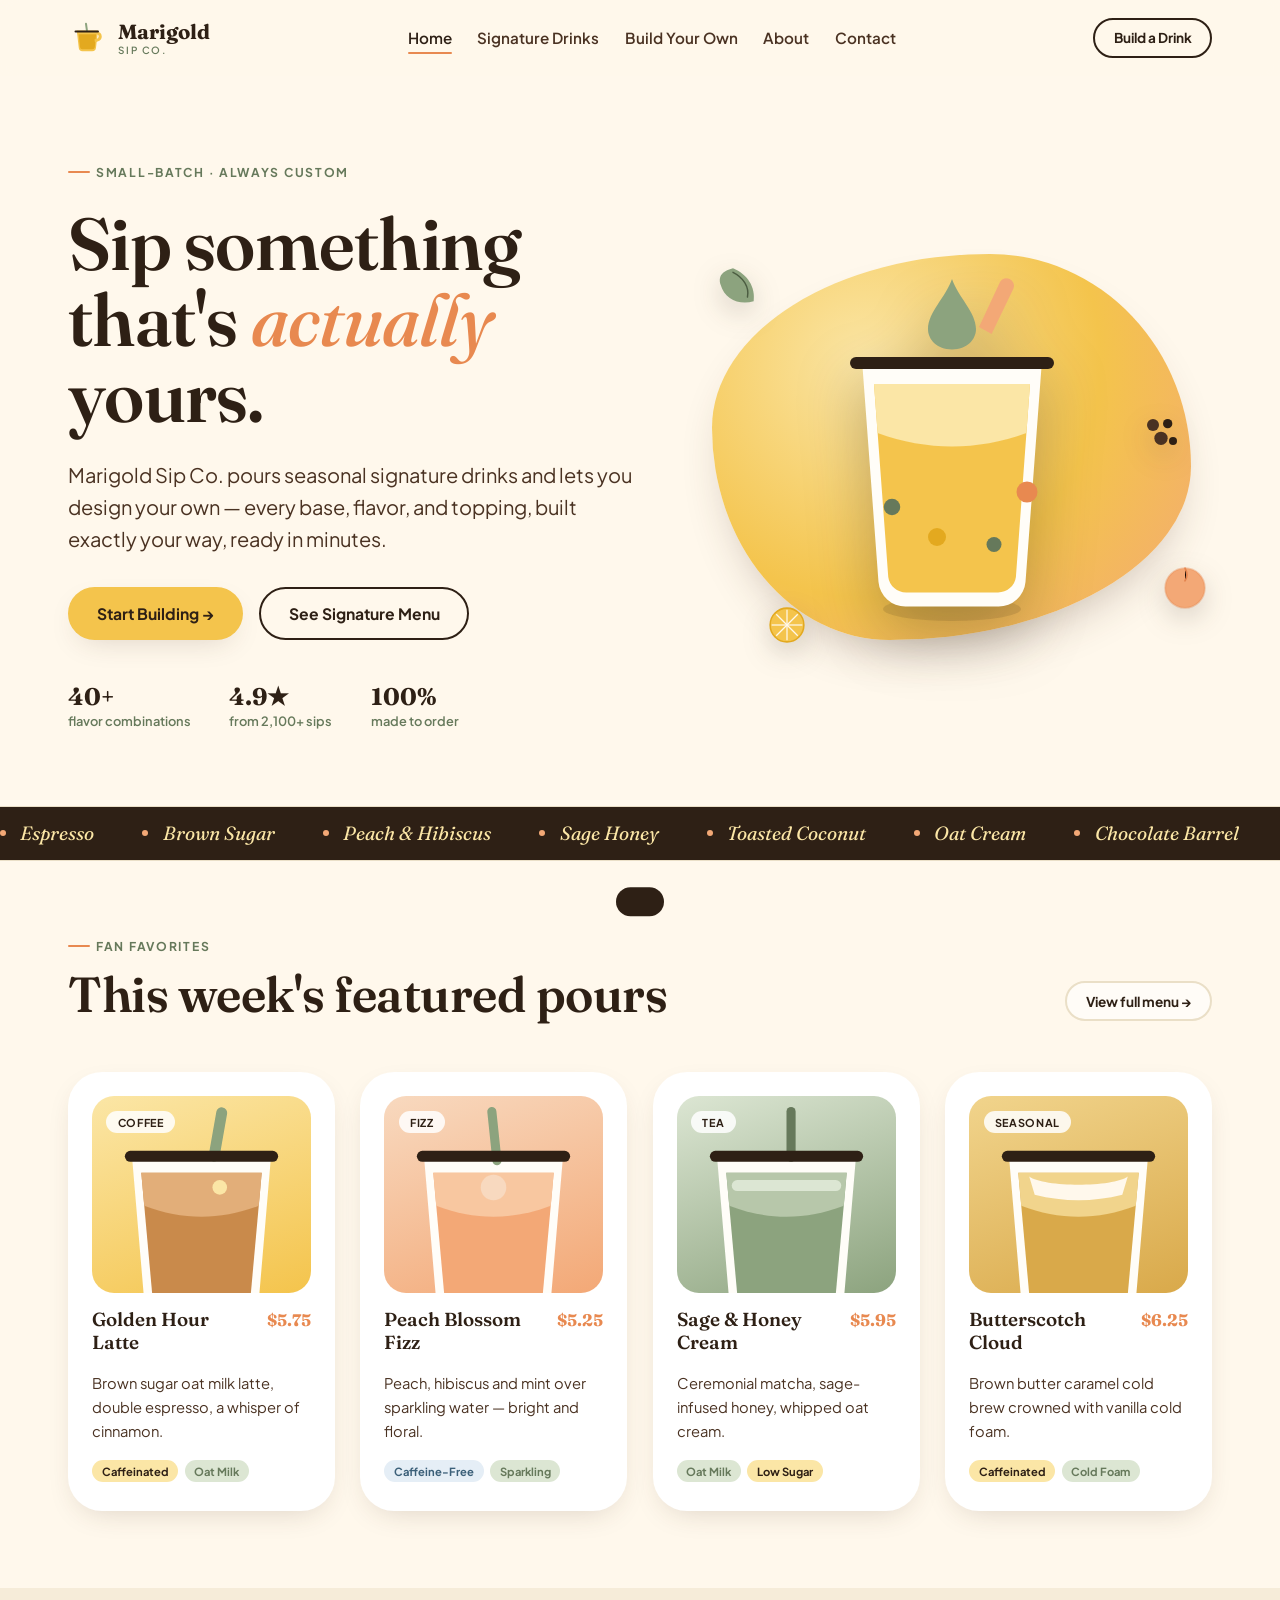
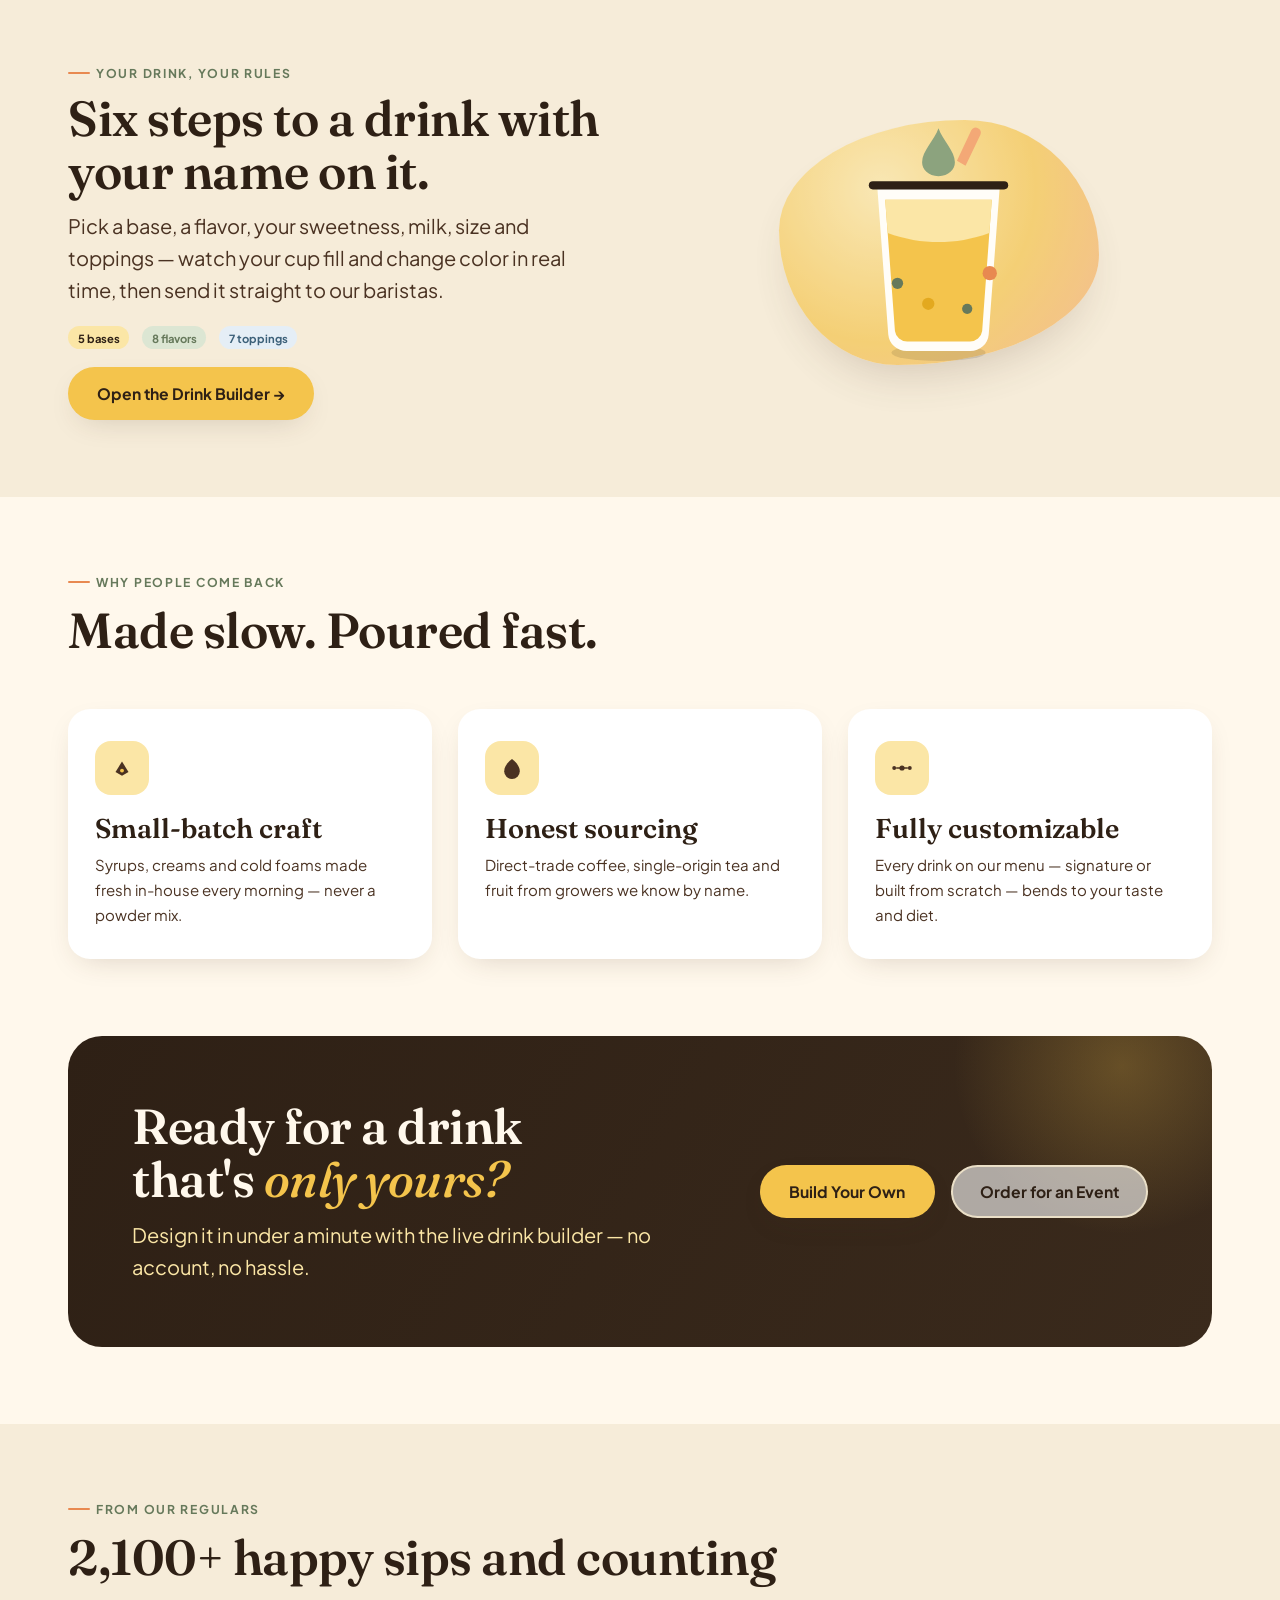
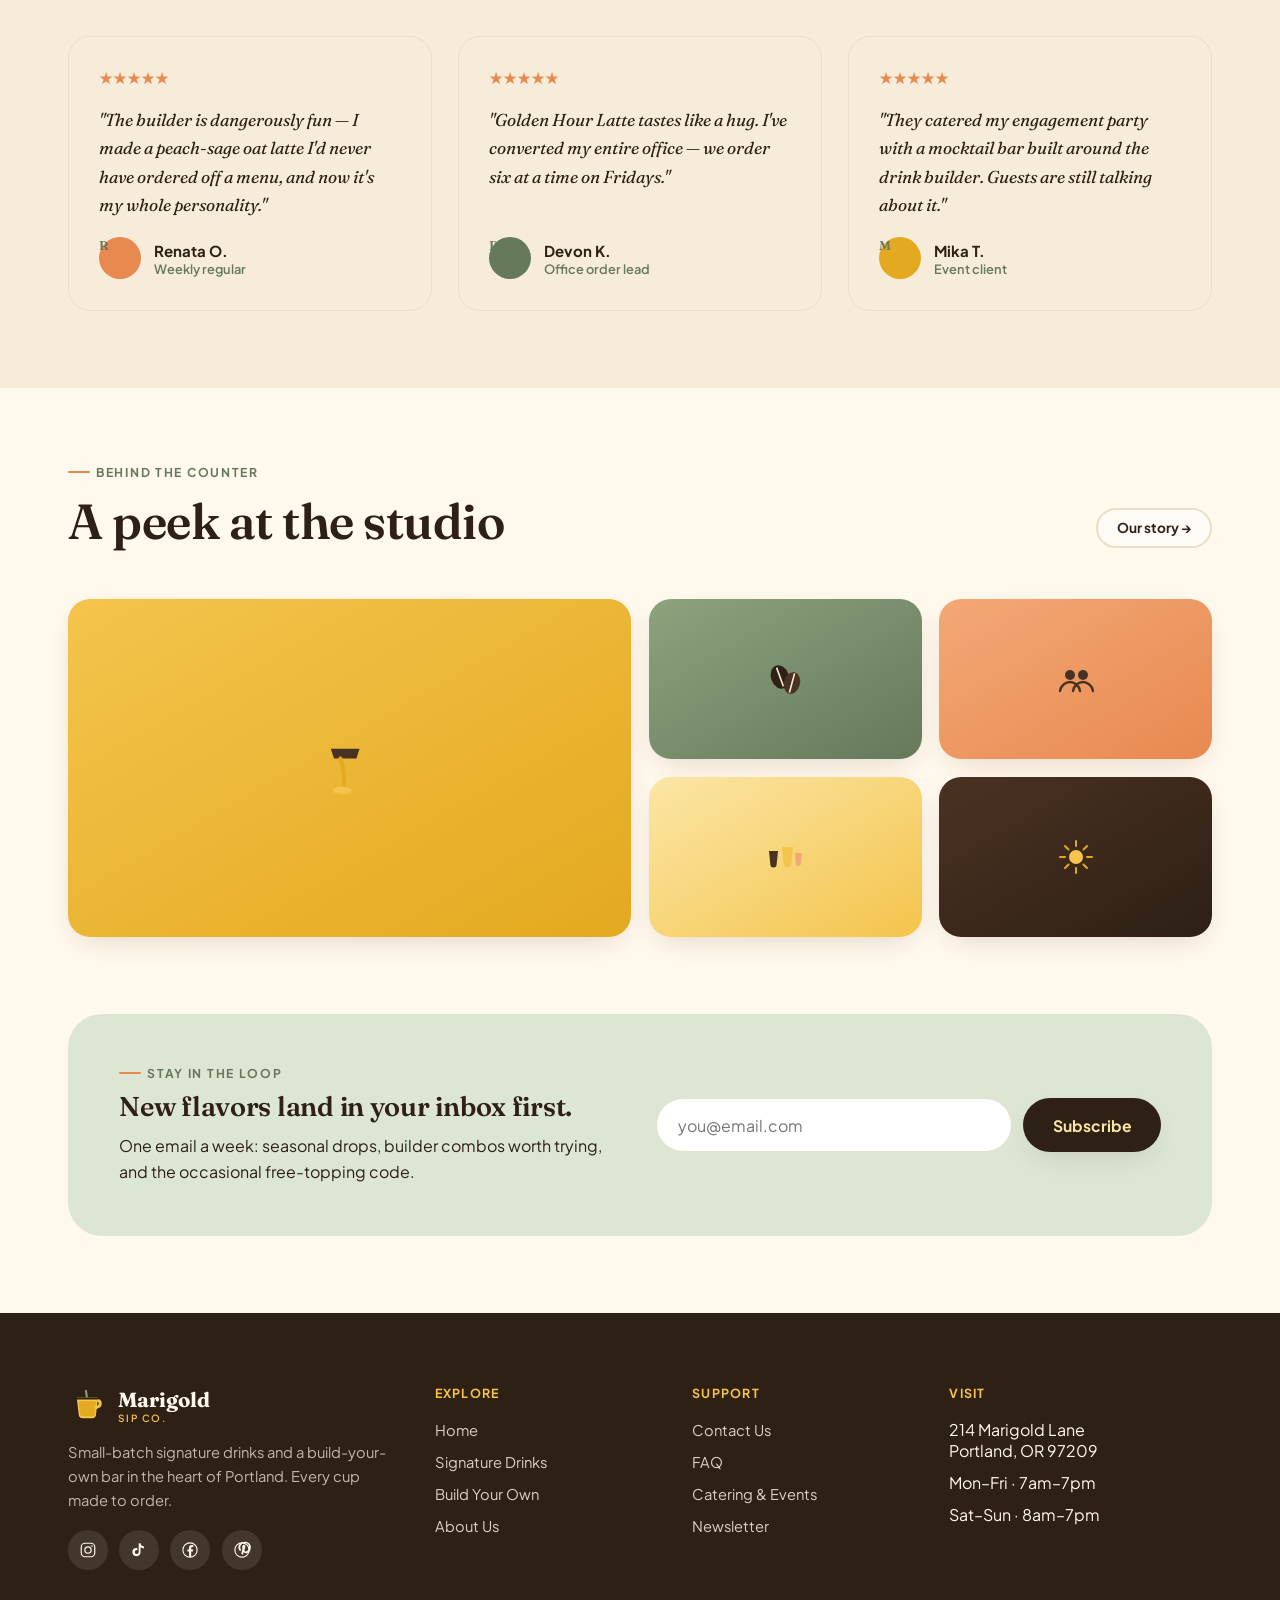
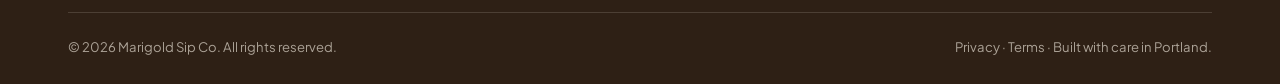
<file: index.html>
<!DOCTYPE html>
<html lang="en">
<head>
<meta charset="UTF-8">
<meta name="viewport" content="width=device-width, initial-scale=1.0">
<title>Marigold Sip Co. — Custom Drinks & Specialty Beverages</title>
<meta name="description" content="Marigold Sip Co. is a small-batch specialty beverage bar in Portland, OR serving signature lattes, teas & fizzes — or build a drink that's entirely yours.">
<meta name="theme-color" content="#F4C44C">

<meta property="og:type" content="website">
<meta property="og:title" content="Marigold Sip Co. — Custom Drinks & Specialty Beverages">
<meta property="og:description" content="Small-batch lattes, teas & fizzes — signature or fully custom. Sip something that's actually yours.">
<meta property="og:image" content="images/hero-cup.svg">
<meta name="twitter:card" content="summary_large_image">

<link rel="icon" type="image/svg+xml" href="images/favicon.svg">
<link rel="canonical" href="index.html">
<link rel="preconnect" href="https://fonts.googleapis.com">
<link rel="preconnect" href="https://fonts.gstatic.com" crossorigin>
<link href="https://fonts.googleapis.com/css2?family=Fraunces:ital,opsz,wght@0,9..144,400;0,9..144,600;0,9..144,700;1,9..144,500&family=Plus+Jakarta+Sans:wght@400;500;600;700;800&display=swap" rel="stylesheet">
<link rel="stylesheet" href="css/styles.css">

<script type="application/ld+json">
{
  "@context": "https://schema.org",
  "@type": "CafeOrCoffeeShop",
  "name": "Marigold Sip Co.",
  "image": "images/hero-cup.svg",
  "url": "index.html",
  "telephone": "+1-503-555-0148",
  "servesCuisine": "Beverages",
  "address": {
    "@type": "PostalAddress",
    "streetAddress": "214 Marigold Lane",
    "addressLocality": "Portland",
    "addressRegion": "OR",
    "postalCode": "97209",
    "addressCountry": "US"
  },
  "openingHours": ["Mo-Fr 07:00-19:00", "Sa-Su 08:00-19:00"]
}
</script>
</head>
<body>

<a class="skip-link" href="#main" style="position:absolute;left:-999px;top:0;background:#2E2015;color:#FBE6A6;padding:0.8rem 1.2rem;border-radius:0 0 10px 0;z-index:1000;">Skip to content</a>

<!-- ================= HEADER ================= -->
<header class="site-header" id="siteHeader">
  <div class="container header-inner">
    <a href="index.html" class="brand">
      <span class="brand-mark"><img src="images/logo-mark.svg" alt="" width="40" height="40"></span>
      <span>Marigold<br><small>Sip Co.</small></span>
    </a>
    <nav class="nav-links" aria-label="Primary">
      <a href="index.html" class="active">Home</a>
      <a href="signature-drinks.html">Signature Drinks</a>
      <a href="build-your-own.html">Build Your Own</a>
      <a href="about.html">About</a>
      <a href="contact.html">Contact</a>
    </nav>
    <div class="header-cta">
      <a href="build-your-own.html" class="btn btn-outline btn-sm">Build a Drink</a>
      <button class="nav-toggle" id="navToggle" aria-label="Open menu" aria-expanded="false" aria-controls="mobileNav"><span></span></button>
    </div>
  </div>
</header>

<nav class="mobile-nav" id="mobileNav" aria-label="Mobile">
  <a href="index.html">Home</a>
  <a href="signature-drinks.html">Signature Drinks</a>
  <a href="build-your-own.html">Build Your Own</a>
  <a href="about.html">About</a>
  <a href="contact.html">Contact</a>
  <a href="build-your-own.html" class="btn btn-accent">Build a Drink</a>
</nav>

<main id="main">

  <!-- ================= HERO ================= -->
  <section class="hero">
    <div class="container hero-grid">
      <div class="hero-copy reveal">
        <span class="eyebrow">Small-batch · Always custom</span>
        <h1>Sip something that's <span class="italic-swash">actually</span> yours.</h1>
        <p class="lede">Marigold Sip Co. pours seasonal signature drinks and lets you design your own — every base, flavor, and topping, built exactly your way, ready in minutes.</p>
        <div class="hero-actions">
          <a href="build-your-own.html" class="btn btn-accent">Start Building →</a>
          <a href="signature-drinks.html" class="btn btn-outline">See Signature Menu</a>
        </div>
        <div class="hero-meta">
          <div><strong>40+</strong><span>flavor combinations</span></div>
          <div><strong>4.9★</strong><span>from 2,100+ sips</span></div>
          <div><strong>100%</strong><span>made to order</span></div>
        </div>
      </div>
      <div class="hero-visual reveal reveal-delay-2">
        <div class="hero-blob" aria-hidden="true"></div>
        <img src="images/hero-cup.svg" alt="Illustration of a Marigold Sip Co. specialty drink with whipped cream, mint and fruit garnish" class="hero-cup">
        <img src="images/floaty-mint.svg" alt="" class="floaty f1">
        <img src="images/floaty-peach.svg" alt="" class="floaty f2">
        <img src="images/floaty-boba.svg" alt="" class="floaty f3">
        <img src="images/floaty-orange.svg" alt="" class="floaty f4">
      </div>
    </div>
  </section>

  <!-- ================= MARQUEE ================= -->
  <div class="marquee" aria-hidden="true">
    <div class="marquee-track">
      <span class="marquee-item"><span class="dot"></span>Espresso</span>
      <span class="marquee-item"><span class="dot"></span>Brown Sugar</span>
      <span class="marquee-item"><span class="dot"></span>Peach & Hibiscus</span>
      <span class="marquee-item"><span class="dot"></span>Sage Honey</span>
      <span class="marquee-item"><span class="dot"></span>Toasted Coconut</span>
      <span class="marquee-item"><span class="dot"></span>Oat Cream</span>
      <span class="marquee-item"><span class="dot"></span>Chocolate Barrel</span>
      <span class="marquee-item"><span class="dot"></span>Espresso</span>
      <span class="marquee-item"><span class="dot"></span>Brown Sugar</span>
      <span class="marquee-item"><span class="dot"></span>Peach & Hibiscus</span>
      <span class="marquee-item"><span class="dot"></span>Sage Honey</span>
      <span class="marquee-item"><span class="dot"></span>Toasted Coconut</span>
      <span class="marquee-item"><span class="dot"></span>Oat Cream</span>
      <span class="marquee-item"><span class="dot"></span>Chocolate Barrel</span>
    </div>
  </div>

  <!-- ================= FEATURED DRINKS ================= -->
  <section class="section">
    <div class="container">
      <div class="section-head reveal">
        <div class="stack">
          <span class="eyebrow">Fan favorites</span>
          <h2>This week's featured pours</h2>
        </div>
        <a href="signature-drinks.html" class="btn btn-ghost btn-sm">View full menu →</a>
      </div>
      <div class="grid-cards">

        <article class="drink-card reveal">
          <div class="drink-thumb" style="background:linear-gradient(160deg,#FBE6A6,#F4C44C);">
            <span class="drink-tag">Coffee</span>
            <img src="images/drink-golden-hour.svg" alt="Golden Hour Latte in a cup with cinnamon garnish">
          </div>
          <div class="drink-name"><h3>Golden Hour Latte</h3><span class="price">$5.75</span></div>
          <p>Brown sugar oat milk latte, double espresso, a whisper of cinnamon.</p>
          <div class="drink-foot">
            <div class="pill-list"><span class="pill warm">Caffeinated</span><span class="pill">Oat Milk</span></div>
          </div>
        </article>

        <article class="drink-card reveal reveal-delay-1">
          <div class="drink-thumb" style="background:linear-gradient(160deg,#F8D9BF,#F3A876);">
            <span class="drink-tag">Fizz</span>
            <img src="images/drink-peach-fizz.svg" alt="Peach Blossom Fizz with sparkling water and mint">
          </div>
          <div class="drink-name"><h3>Peach Blossom Fizz</h3><span class="price">$5.25</span></div>
          <p>Peach, hibiscus and mint over sparkling water — bright and floral.</p>
          <div class="drink-foot">
            <div class="pill-list"><span class="pill cool">Caffeine-Free</span><span class="pill">Sparkling</span></div>
          </div>
        </article>

        <article class="drink-card reveal reveal-delay-2">
          <div class="drink-thumb" style="background:linear-gradient(160deg,#DCE6D3,#8CA37E);">
            <span class="drink-tag">Tea</span>
            <img src="images/drink-sage-honey.svg" alt="Sage and Honey Cream matcha drink">
          </div>
          <div class="drink-name"><h3>Sage & Honey Cream</h3><span class="price">$5.95</span></div>
          <p>Ceremonial matcha, sage-infused honey, whipped oat cream.</p>
          <div class="drink-foot">
            <div class="pill-list"><span class="pill">Oat Milk</span><span class="pill warm">Low Sugar</span></div>
          </div>
        </article>

        <article class="drink-card reveal reveal-delay-3">
          <div class="drink-thumb" style="background:linear-gradient(160deg,#F1D48C,#D9A94A);">
            <span class="drink-tag">Seasonal</span>
            <img src="images/drink-butterscotch.svg" alt="Butterscotch Cloud drink with cold foam">
          </div>
          <div class="drink-name"><h3>Butterscotch Cloud</h3><span class="price">$6.25</span></div>
          <p>Brown butter caramel cold brew crowned with vanilla cold foam.</p>
          <div class="drink-foot">
            <div class="pill-list"><span class="pill warm">Caffeinated</span><span class="pill">Cold Foam</span></div>
          </div>
        </article>

      </div>
    </div>
  </section>

  <!-- ================= BUILD YOUR OWN TEASER ================= -->
  <section class="section section-alt">
    <div class="container two-col">
      <div class="reveal stack-tight">
        <span class="eyebrow">Your drink, your rules</span>
        <h2>Six steps to a drink with your name on it.</h2>
        <p class="lede">Pick a base, a flavor, your sweetness, milk, size and toppings — watch your cup fill and change color in real time, then send it straight to our baristas.</p>
        <div class="badge-row" style="margin-top:0.6rem;">
          <span class="pill warm">5 bases</span>
          <span class="pill">8 flavors</span>
          <span class="pill cool">7 toppings</span>
        </div>
        <div class="hero-actions">
          <a href="build-your-own.html" class="btn btn-accent">Open the Drink Builder →</a>
        </div>
      </div>
      <div class="reveal reveal-delay-2" style="display:grid;place-items:center;">
        <div style="position:relative;width:100%;max-width:320px;">
          <div class="hero-blob" style="position:absolute;inset:0;width:100%;height:100%;opacity:0.7;"></div>
          <img src="images/hero-cup.svg" alt="Preview of a custom-built Marigold Sip Co. drink" style="position:relative;z-index:1;width:64%;margin:auto;">
        </div>
      </div>
    </div>
  </section>

  <!-- ================= VALUES ================= -->
  <section class="section">
    <div class="container">
      <div class="section-head reveal">
        <div class="stack">
          <span class="eyebrow">Why people come back</span>
          <h2>Made slow. Poured fast.</h2>
        </div>
      </div>
      <div class="value-grid">
        <div class="value-card reveal">
          <div class="icon-wrap"><img src="images/icon-craft.svg" alt="" width="26" height="26"></div>
          <h3>Small-batch craft</h3>
          <p>Syrups, creams and cold foams made fresh in-house every morning — never a powder mix.</p>
        </div>
        <div class="value-card reveal reveal-delay-1">
          <div class="icon-wrap"><img src="images/icon-source.svg" alt="" width="26" height="26"></div>
          <h3>Honest sourcing</h3>
          <p>Direct-trade coffee, single-origin tea and fruit from growers we know by name.</p>
        </div>
        <div class="value-card reveal reveal-delay-2">
          <div class="icon-wrap"><img src="images/icon-custom.svg" alt="" width="26" height="26"></div>
          <h3>Fully customizable</h3>
          <p>Every drink on our menu — signature or built from scratch — bends to your taste and diet.</p>
        </div>
      </div>
    </div>
  </section>

  <!-- ================= CTA BAND ================= -->
  <section class="section" style="padding-top:0;">
    <div class="container">
      <div class="cta-band reveal">
        <div class="cta-band-copy">
          <h2>Ready for a drink that's <span class="italic-swash" style="color:var(--butter);">only yours?</span></h2>
          <p class="lede">Design it in under a minute with the live drink builder — no account, no hassle.</p>
        </div>
        <div class="cta-band-actions">
          <a href="build-your-own.html" class="btn btn-accent">Build Your Own</a>
          <a href="contact.html" class="btn btn-ghost">Order for an Event</a>
        </div>
      </div>
    </div>
  </section>

  <!-- ================= TESTIMONIALS ================= -->
  <section class="section section-alt">
    <div class="container">
      <div class="section-head reveal">
        <div class="stack">
          <span class="eyebrow">From our regulars</span>
          <h2>2,100+ happy sips and counting</h2>
        </div>
      </div>
      <div class="testimonial-row">
        <div class="testimonial-card reveal">
          <div class="stars" aria-hidden="true">★★★★★</div>
          <p>"The builder is dangerously fun — I made a peach-sage oat latte I'd never have ordered off a menu, and now it's my whole personality."</p>
          <div class="testimonial-person">
            <span class="avatar-dot" style="background:var(--peach-deep);">R</span>
            <div><strong>Renata O.</strong><br><span>Weekly regular</span></div>
          </div>
        </div>
        <div class="testimonial-card reveal reveal-delay-1">
          <div class="stars" aria-hidden="true">★★★★★</div>
          <p>"Golden Hour Latte tastes like a hug. I've converted my entire office — we order six at a time on Fridays."</p>
          <div class="testimonial-person">
            <span class="avatar-dot" style="background:var(--sage-deep);">D</span>
            <div><strong>Devon K.</strong><br><span>Office order lead</span></div>
          </div>
        </div>
        <div class="testimonial-card reveal reveal-delay-2">
          <div class="stars" aria-hidden="true">★★★★★</div>
          <p>"They catered my engagement party with a mocktail bar built around the drink builder. Guests are still talking about it."</p>
          <div class="testimonial-person">
            <span class="avatar-dot" style="background:var(--butter-deep);">M</span>
            <div><strong>Mika T.</strong><br><span>Event client</span></div>
          </div>
        </div>
      </div>
    </div>
  </section>

  <!-- ================= GALLERY ================= -->
  <section class="section">
    <div class="container">
      <div class="section-head reveal">
        <div class="stack">
          <span class="eyebrow">Behind the counter</span>
          <h2>A peek at the studio</h2>
        </div>
        <a href="about.html" class="btn btn-ghost btn-sm">Our story →</a>
      </div>
      <div class="gallery-grid">
        <div class="gallery-tile big reveal" style="background:linear-gradient(150deg,#F4C44C,#E3A91F);">
          <img src="images/icon-pour.svg" alt="" width="64" height="64">
          <span class="gallery-label">The morning pour</span>
        </div>
        <div class="gallery-tile reveal reveal-delay-1" style="background:linear-gradient(150deg,#8CA37E,#66795B);">
          <img src="images/icon-beans.svg" alt="" width="40" height="40">
          <span class="gallery-label">Bean selection</span>
        </div>
        <div class="gallery-tile reveal reveal-delay-2" style="background:linear-gradient(150deg,#F3A876,#E88950);">
          <img src="images/icon-community.svg" alt="" width="40" height="40">
          <span class="gallery-label">Regulars' corner</span>
        </div>
        <div class="gallery-tile reveal reveal-delay-3" style="background:linear-gradient(150deg,#FBE6A6,#F4C44C);">
          <img src="images/icon-cups-row.svg" alt="" width="40" height="40">
          <span class="gallery-label">Ready to go</span>
        </div>
        <div class="gallery-tile reveal" style="background:linear-gradient(150deg,#4A3222,#2E2015);">
          <img src="images/icon-seasonal.svg" alt="" width="40" height="40">
          <span class="gallery-label">Seasonal menu</span>
        </div>
      </div>
    </div>
  </section>

  <!-- ================= NEWSLETTER ================= -->
  <section class="section" style="padding-top:0;">
    <div class="container">
      <div class="newsletter reveal">
        <div class="stack-tight">
          <span class="eyebrow">Stay in the loop</span>
          <h2>New flavors land in your inbox first.</h2>
          <p>One email a week: seasonal drops, builder combos worth trying, and the occasional free-topping code.</p>
        </div>
        <form class="newsletter-form" id="newsletterForm" novalidate>
          <label class="visually-hidden" for="newsletterEmail" style="position:absolute;left:-9999px;">Email address</label>
          <input type="email" id="newsletterEmail" name="email" placeholder="you@email.com" required>
          <button type="submit" class="btn btn-primary">Subscribe</button>
          <div class="form-success" id="newsletterSuccess">✓ You're on the list!</div>
        </form>
      </div>
    </div>
  </section>

</main>

<!-- ================= FOOTER ================= -->
<footer class="site-footer">
  <div class="container">
    <div class="footer-grid">
      <div class="footer-brand">
        <a href="index.html" class="brand" style="color:var(--cream);">
          <span class="brand-mark"><img src="images/logo-mark.svg" alt="" width="40" height="40"></span>
          <span>Marigold<br><small style="color:var(--butter);">Sip Co.</small></span>
        </a>
        <p>Small-batch signature drinks and a build-your-own bar in the heart of Portland. Every cup made to order.</p>
        <div class="social-row">
          <a href="https://instagram.com" target="_blank" rel="noopener" aria-label="Marigold Sip Co. on Instagram"><img src="images/social-instagram.svg" alt="" width="18" height="18"></a>
          <a href="https://tiktok.com" target="_blank" rel="noopener" aria-label="Marigold Sip Co. on TikTok"><img src="images/social-tiktok.svg" alt="" width="18" height="18"></a>
          <a href="https://facebook.com" target="_blank" rel="noopener" aria-label="Marigold Sip Co. on Facebook"><img src="images/social-facebook.svg" alt="" width="18" height="18"></a>
          <a href="https://pinterest.com" target="_blank" rel="noopener" aria-label="Marigold Sip Co. on Pinterest"><img src="images/social-pinterest.svg" alt="" width="18" height="18"></a>
        </div>
      </div>
      <div class="footer-col">
        <h4>Explore</h4>
        <ul>
          <li><a href="index.html">Home</a></li>
          <li><a href="signature-drinks.html">Signature Drinks</a></li>
          <li><a href="build-your-own.html">Build Your Own</a></li>
          <li><a href="about.html">About Us</a></li>
        </ul>
      </div>
      <div class="footer-col">
        <h4>Support</h4>
        <ul>
          <li><a href="contact.html">Contact Us</a></li>
          <li><a href="contact.html#faq">FAQ</a></li>
          <li><a href="contact.html#catering">Catering & Events</a></li>
          <li><a href="contact.html#newsletter">Newsletter</a></li>
        </ul>
      </div>
      <div class="footer-col">
        <h4>Visit</h4>
        <ul>
          <li>214 Marigold Lane<br>Portland, OR 97209</li>
          <li>Mon–Fri · 7am–7pm</li>
          <li>Sat–Sun · 8am–7pm</li>
        </ul>
      </div>
    </div>
    <div class="footer-bottom">
      <span>© 2026 Marigold Sip Co. All rights reserved.</span>
      <span><a href="contact.html">Privacy</a> · <a href="contact.html">Terms</a> · Built with care in Portland.</span>
    </div>
  </div>
</footer>

<div class="toast" id="toast"></div>

<script src="js/main.js"></script>
</body>
</html>
</file>
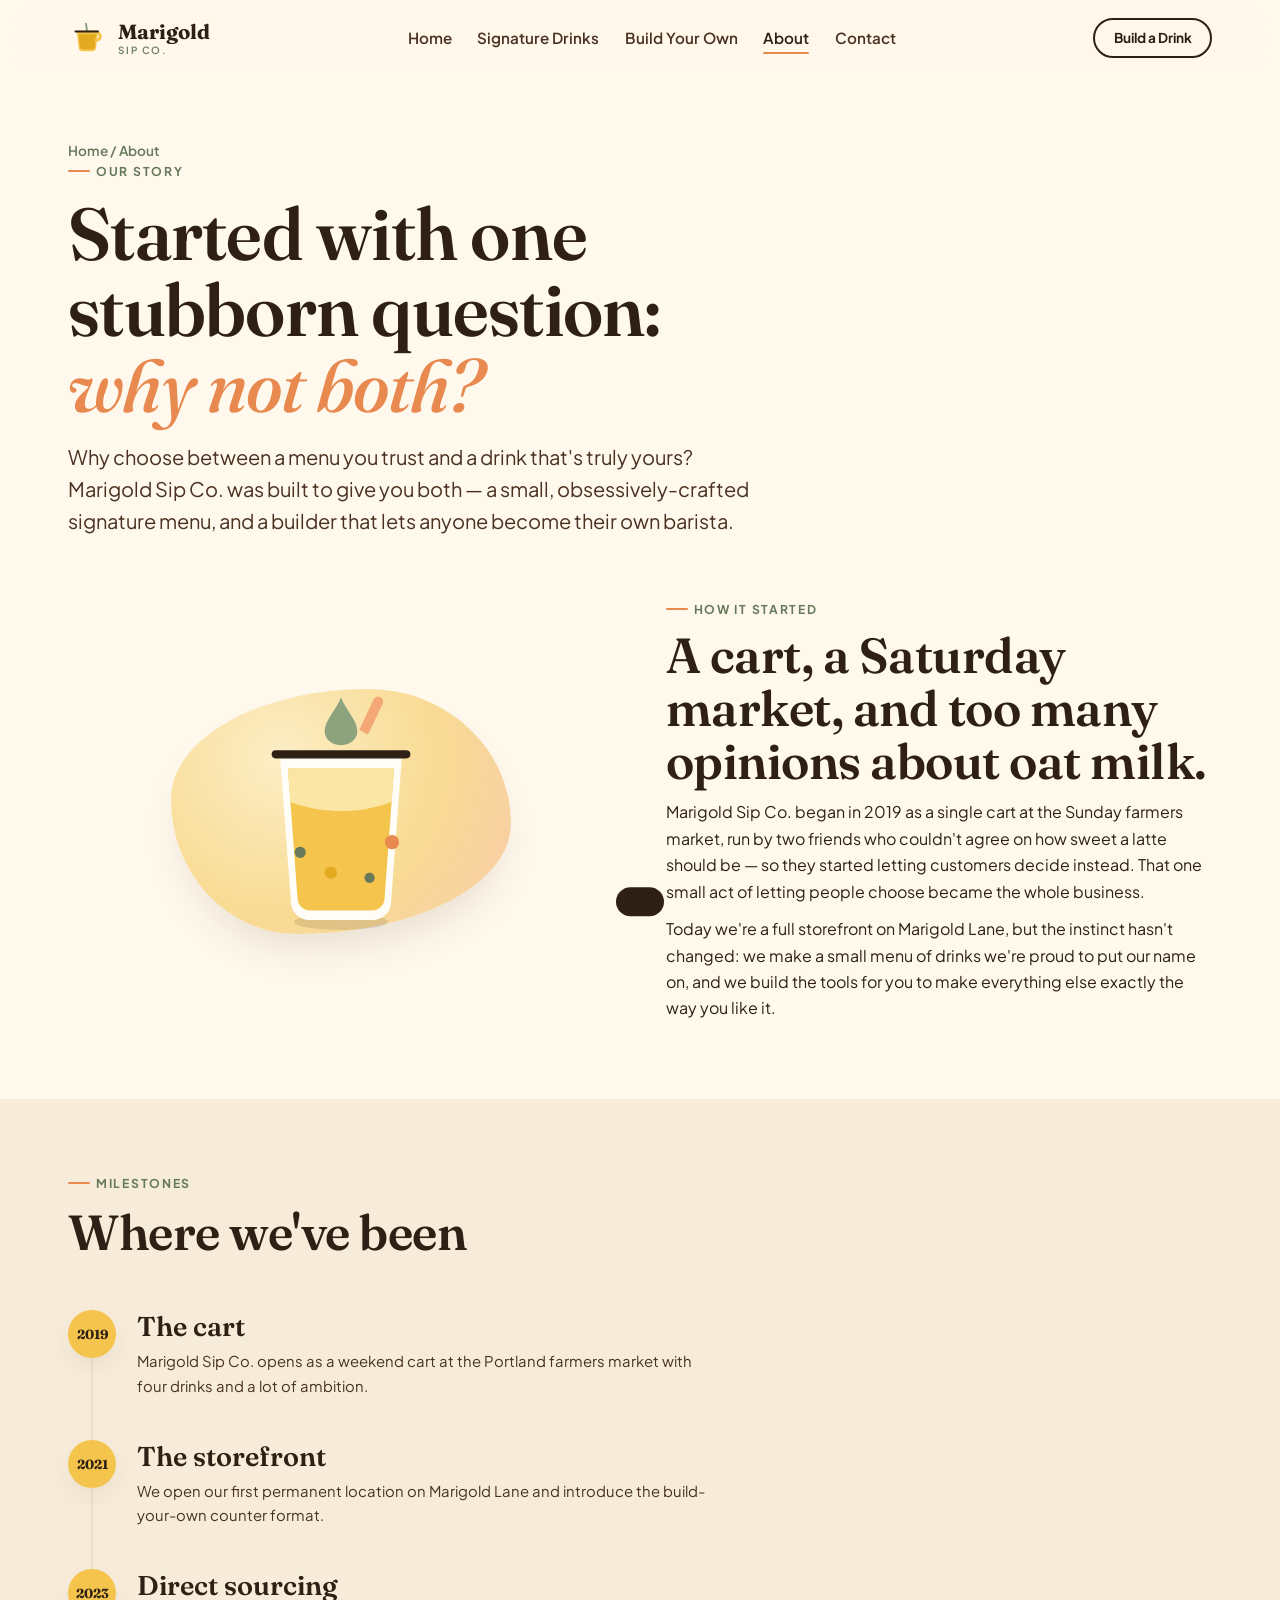
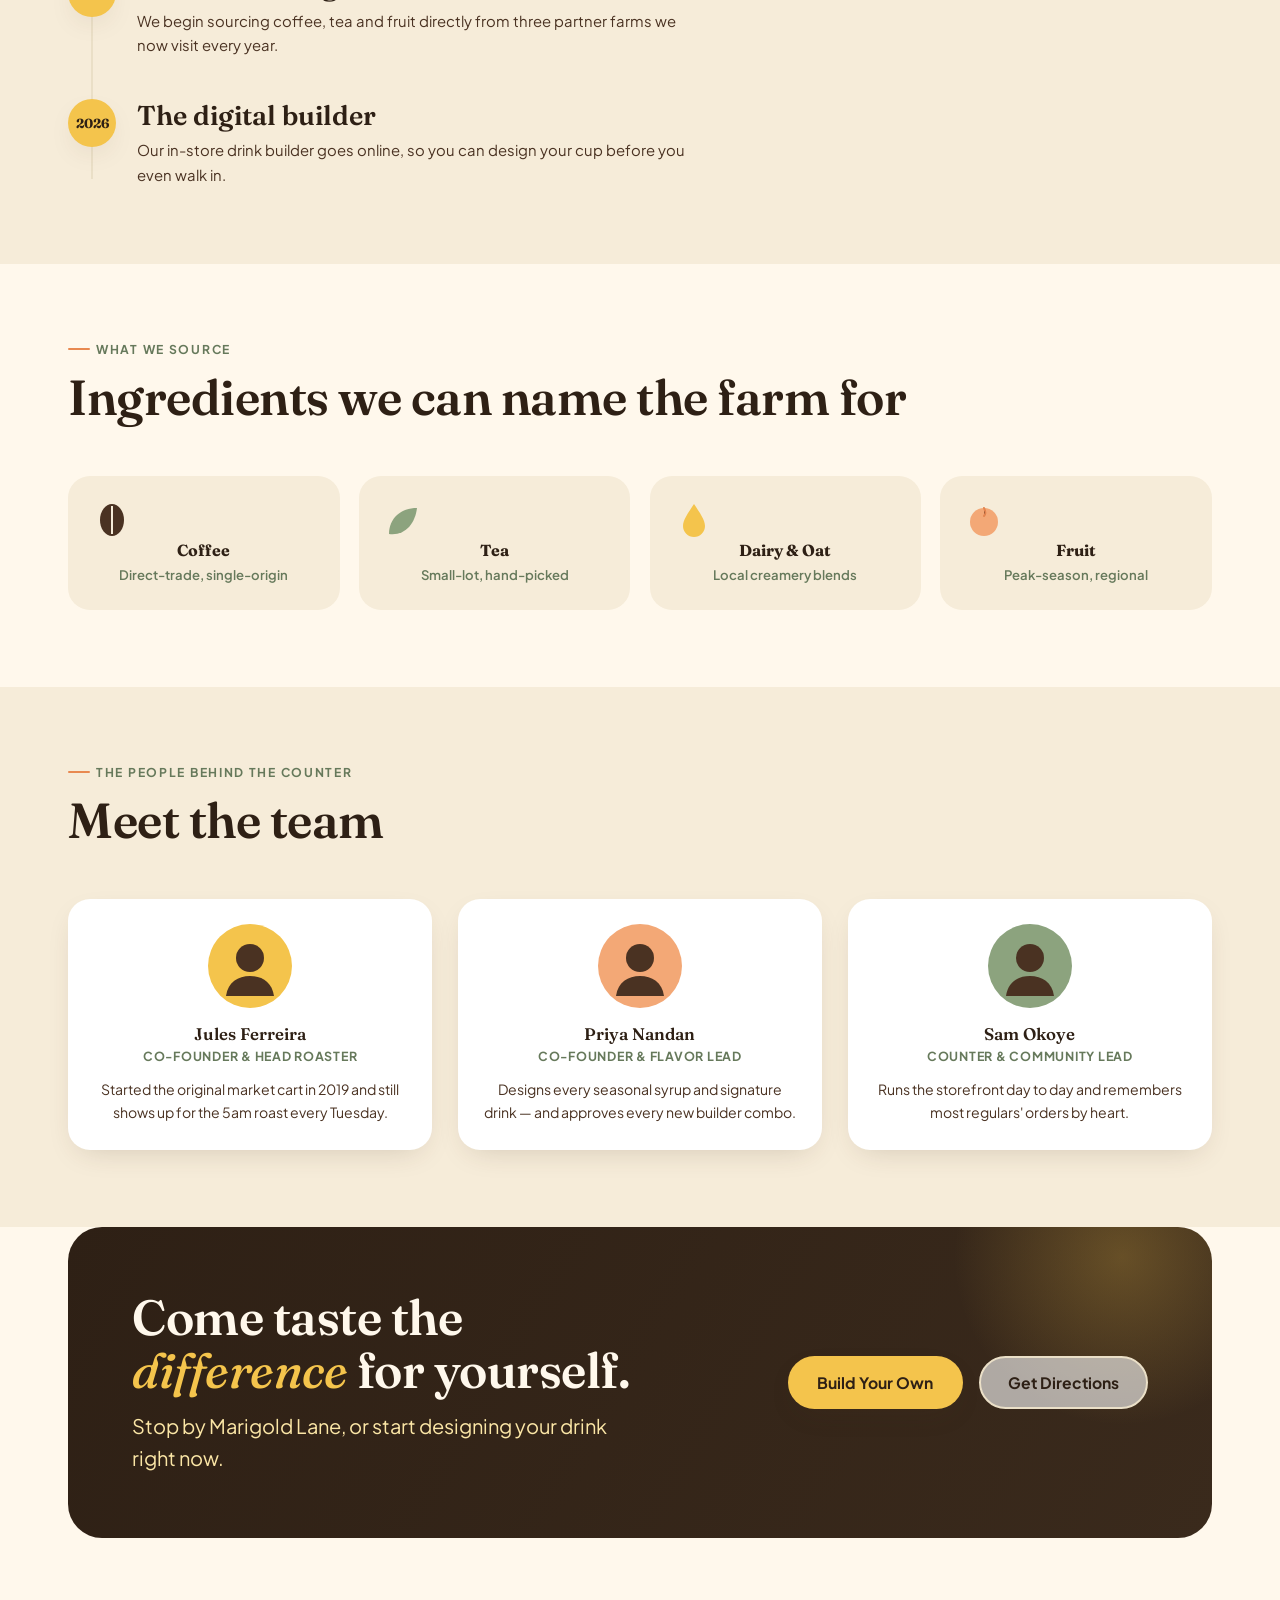
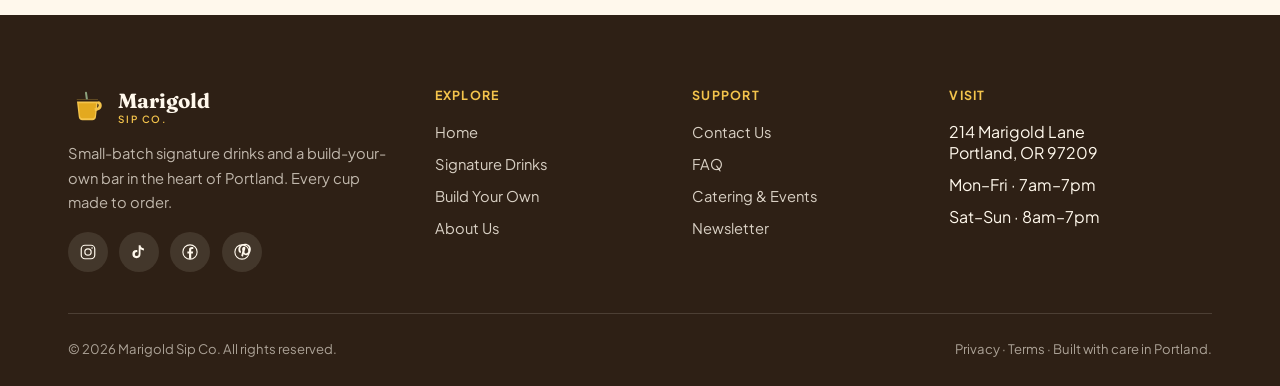
<file: about.html>
<!DOCTYPE html>
<html lang="en">
<head>
<meta charset="UTF-8">
<meta name="viewport" content="width=device-width, initial-scale=1.0">
<title>About Us — Marigold Sip Co.</title>
<meta name="description" content="Meet the team behind Marigold Sip Co. — our story, our sourcing, and why we built a menu you can customize down to the last topping.">
<meta name="theme-color" content="#F4C44C">
<link rel="icon" type="image/svg+xml" href="images/favicon.svg">
<link rel="canonical" href="about.html">
<link rel="preconnect" href="https://fonts.googleapis.com">
<link rel="preconnect" href="https://fonts.gstatic.com" crossorigin>
<link href="https://fonts.googleapis.com/css2?family=Fraunces:ital,opsz,wght@0,9..144,400;0,9..144,600;0,9..144,700;1,9..144,500&family=Plus+Jakarta+Sans:wght@400;500;600;700;800&display=swap" rel="stylesheet">
<link rel="stylesheet" href="css/styles.css">
</head>
<body>

<header class="site-header" id="siteHeader">
  <div class="container header-inner">
    <a href="index.html" class="brand">
      <span class="brand-mark"><img src="images/logo-mark.svg" alt="" width="40" height="40"></span>
      <span>Marigold<br><small>Sip Co.</small></span>
    </a>
    <nav class="nav-links" aria-label="Primary">
      <a href="index.html">Home</a>
      <a href="signature-drinks.html">Signature Drinks</a>
      <a href="build-your-own.html">Build Your Own</a>
      <a href="about.html" class="active">About</a>
      <a href="contact.html">Contact</a>
    </nav>
    <div class="header-cta">
      <a href="build-your-own.html" class="btn btn-outline btn-sm">Build a Drink</a>
      <button class="nav-toggle" id="navToggle" aria-label="Open menu" aria-expanded="false" aria-controls="mobileNav"><span></span></button>
    </div>
  </div>
</header>

<nav class="mobile-nav" id="mobileNav" aria-label="Mobile">
  <a href="index.html">Home</a>
  <a href="signature-drinks.html">Signature Drinks</a>
  <a href="build-your-own.html">Build Your Own</a>
  <a href="about.html">About</a>
  <a href="contact.html">Contact</a>
  <a href="build-your-own.html" class="btn btn-accent">Build a Drink</a>
</nav>

<main id="main">

  <section class="page-hero container">
    <p class="crumb"><a href="index.html">Home</a> / About</p>
    <div class="stack reveal">
      <span class="eyebrow">Our story</span>
      <h1>Started with one stubborn question: <span class="italic-swash">why not both?</span></h1>
      <p class="lede">Why choose between a menu you trust and a drink that's truly yours? Marigold Sip Co. was built to give you both — a small, obsessively-crafted signature menu, and a builder that lets anyone become their own barista.</p>
    </div>
  </section>

  <section class="section" style="padding-top:1rem;">
    <div class="container two-col">
      <div class="reveal" style="display:grid;place-items:center;">
        <div style="position:relative;width:100%;max-width:340px;">
          <div class="hero-blob" style="position:absolute;inset:0;width:100%;height:100%;opacity:0.55;"></div>
          <img src="images/hero-cup.svg" alt="Illustration of a Marigold Sip Co. cup" style="position:relative;z-index:1;width:60%;margin:auto;">
        </div>
      </div>
      <div class="reveal reveal-delay-1 stack-tight">
        <span class="eyebrow">How it started</span>
        <h2>A cart, a Saturday market, and too many opinions about oat milk.</h2>
        <p>Marigold Sip Co. began in 2019 as a single cart at the Sunday farmers market, run by two friends who couldn't agree on how sweet a latte should be — so they started letting customers decide instead. That one small act of letting people choose became the whole business.</p>
        <p>Today we're a full storefront on Marigold Lane, but the instinct hasn't changed: we make a small menu of drinks we're proud to put our name on, and we build the tools for you to make everything else exactly the way you like it.</p>
      </div>
    </div>
  </section>

  <section class="section section-alt">
    <div class="container">
      <div class="section-head reveal">
        <div class="stack">
          <span class="eyebrow">Milestones</span>
          <h2>Where we've been</h2>
        </div>
      </div>
      <div class="timeline">
        <div class="timeline-item reveal">
          <div class="timeline-year">2019</div>
          <div class="timeline-content">
            <h3>The cart</h3>
            <p>Marigold Sip Co. opens as a weekend cart at the Portland farmers market with four drinks and a lot of ambition.</p>
          </div>
        </div>
        <div class="timeline-item reveal reveal-delay-1">
          <div class="timeline-year">2021</div>
          <div class="timeline-content">
            <h3>The storefront</h3>
            <p>We open our first permanent location on Marigold Lane and introduce the build-your-own counter format.</p>
          </div>
        </div>
        <div class="timeline-item reveal reveal-delay-2">
          <div class="timeline-year">2023</div>
          <div class="timeline-content">
            <h3>Direct sourcing</h3>
            <p>We begin sourcing coffee, tea and fruit directly from three partner farms we now visit every year.</p>
          </div>
        </div>
        <div class="timeline-item reveal reveal-delay-3">
          <div class="timeline-year">2026</div>
          <div class="timeline-content">
            <h3>The digital builder</h3>
            <p>Our in-store drink builder goes online, so you can design your cup before you even walk in.</p>
          </div>
        </div>
      </div>
    </div>
  </section>

  <section class="section">
    <div class="container">
      <div class="section-head reveal">
        <div class="stack">
          <span class="eyebrow">What we source</span>
          <h2>Ingredients we can name the farm for</h2>
        </div>
      </div>
      <div class="source-grid">
        <div class="source-card reveal">
          <img src="images/source-coffee.svg" alt="" width="40" height="40">
          <h4>Coffee</h4>
          <p>Direct-trade, single-origin</p>
        </div>
        <div class="source-card reveal reveal-delay-1">
          <img src="images/source-tea.svg" alt="" width="40" height="40">
          <h4>Tea</h4>
          <p>Small-lot, hand-picked</p>
        </div>
        <div class="source-card reveal reveal-delay-2">
          <img src="images/source-dairy.svg" alt="" width="40" height="40">
          <h4>Dairy & Oat</h4>
          <p>Local creamery blends</p>
        </div>
        <div class="source-card reveal reveal-delay-3">
          <img src="images/source-fruit.svg" alt="" width="40" height="40">
          <h4>Fruit</h4>
          <p>Peak-season, regional</p>
        </div>
      </div>
    </div>
  </section>

  <section class="section section-alt">
    <div class="container">
      <div class="section-head reveal">
        <div class="stack">
          <span class="eyebrow">The people behind the counter</span>
          <h2>Meet the team</h2>
        </div>
      </div>
      <div class="team-grid">
        <div class="team-card reveal">
          <div class="team-avatar"><img src="images/team-1.svg" alt="Portrait illustration of Jules Ferreira" width="84" height="84"></div>
          <h3>Jules Ferreira</h3>
          <span class="team-role">Co-Founder & Head Roaster</span>
          <p class="bio">Started the original market cart in 2019 and still shows up for the 5am roast every Tuesday.</p>
        </div>
        <div class="team-card reveal reveal-delay-1">
          <div class="team-avatar"><img src="images/team-2.svg" alt="Portrait illustration of Priya Nandan" width="84" height="84"></div>
          <h3>Priya Nandan</h3>
          <span class="team-role">Co-Founder & Flavor Lead</span>
          <p class="bio">Designs every seasonal syrup and signature drink — and approves every new builder combo.</p>
        </div>
        <div class="team-card reveal reveal-delay-2">
          <div class="team-avatar"><img src="images/team-3.svg" alt="Portrait illustration of Sam Okoye" width="84" height="84"></div>
          <h3>Sam Okoye</h3>
          <span class="team-role">Counter & Community Lead</span>
          <p class="bio">Runs the storefront day to day and remembers most regulars' orders by heart.</p>
        </div>
      </div>
    </div>
  </section>

  <section class="section" style="padding-top:0;">
    <div class="container">
      <div class="cta-band reveal">
        <div class="cta-band-copy">
          <h2>Come taste the <span class="italic-swash" style="color:var(--butter);">difference</span> for yourself.</h2>
          <p class="lede">Stop by Marigold Lane, or start designing your drink right now.</p>
        </div>
        <div class="cta-band-actions">
          <a href="build-your-own.html" class="btn btn-accent">Build Your Own</a>
          <a href="contact.html" class="btn btn-ghost">Get Directions</a>
        </div>
      </div>
    </div>
  </section>

</main>

<footer class="site-footer">
  <div class="container">
    <div class="footer-grid">
      <div class="footer-brand">
        <a href="index.html" class="brand" style="color:var(--cream);">
          <span class="brand-mark"><img src="images/logo-mark.svg" alt="" width="40" height="40"></span>
          <span>Marigold<br><small style="color:var(--butter);">Sip Co.</small></span>
        </a>
        <p>Small-batch signature drinks and a build-your-own bar in the heart of Portland. Every cup made to order.</p>
        <div class="social-row">
          <a href="https://instagram.com" target="_blank" rel="noopener" aria-label="Instagram"><img src="images/social-instagram.svg" alt="" width="18" height="18"></a>
          <a href="https://tiktok.com" target="_blank" rel="noopener" aria-label="TikTok"><img src="images/social-tiktok.svg" alt="" width="18" height="18"></a>
          <a href="https://facebook.com" target="_blank" rel="noopener" aria-label="Facebook"><img src="images/social-facebook.svg" alt="" width="18" height="18"></a>
          <a href="https://pinterest.com" target="_blank" rel="noopener" aria-label="Pinterest"><img src="images/social-pinterest.svg" alt="" width="18" height="18"></a>
        </div>
      </div>
      <div class="footer-col">
        <h4>Explore</h4>
        <ul>
          <li><a href="index.html">Home</a></li>
          <li><a href="signature-drinks.html">Signature Drinks</a></li>
          <li><a href="build-your-own.html">Build Your Own</a></li>
          <li><a href="about.html">About Us</a></li>
        </ul>
      </div>
      <div class="footer-col">
        <h4>Support</h4>
        <ul>
          <li><a href="contact.html">Contact Us</a></li>
          <li><a href="contact.html#faq">FAQ</a></li>
          <li><a href="contact.html#catering">Catering & Events</a></li>
          <li><a href="contact.html#newsletter">Newsletter</a></li>
        </ul>
      </div>
      <div class="footer-col">
        <h4>Visit</h4>
        <ul>
          <li>214 Marigold Lane<br>Portland, OR 97209</li>
          <li>Mon–Fri · 7am–7pm</li>
          <li>Sat–Sun · 8am–7pm</li>
        </ul>
      </div>
    </div>
    <div class="footer-bottom">
      <span>© 2026 Marigold Sip Co. All rights reserved.</span>
      <span><a href="contact.html">Privacy</a> · <a href="contact.html">Terms</a> · Built with care in Portland.</span>
    </div>
  </div>
</footer>

<div class="toast" id="toast"></div>
<script src="js/main.js"></script>
</body>
</html>
</file>
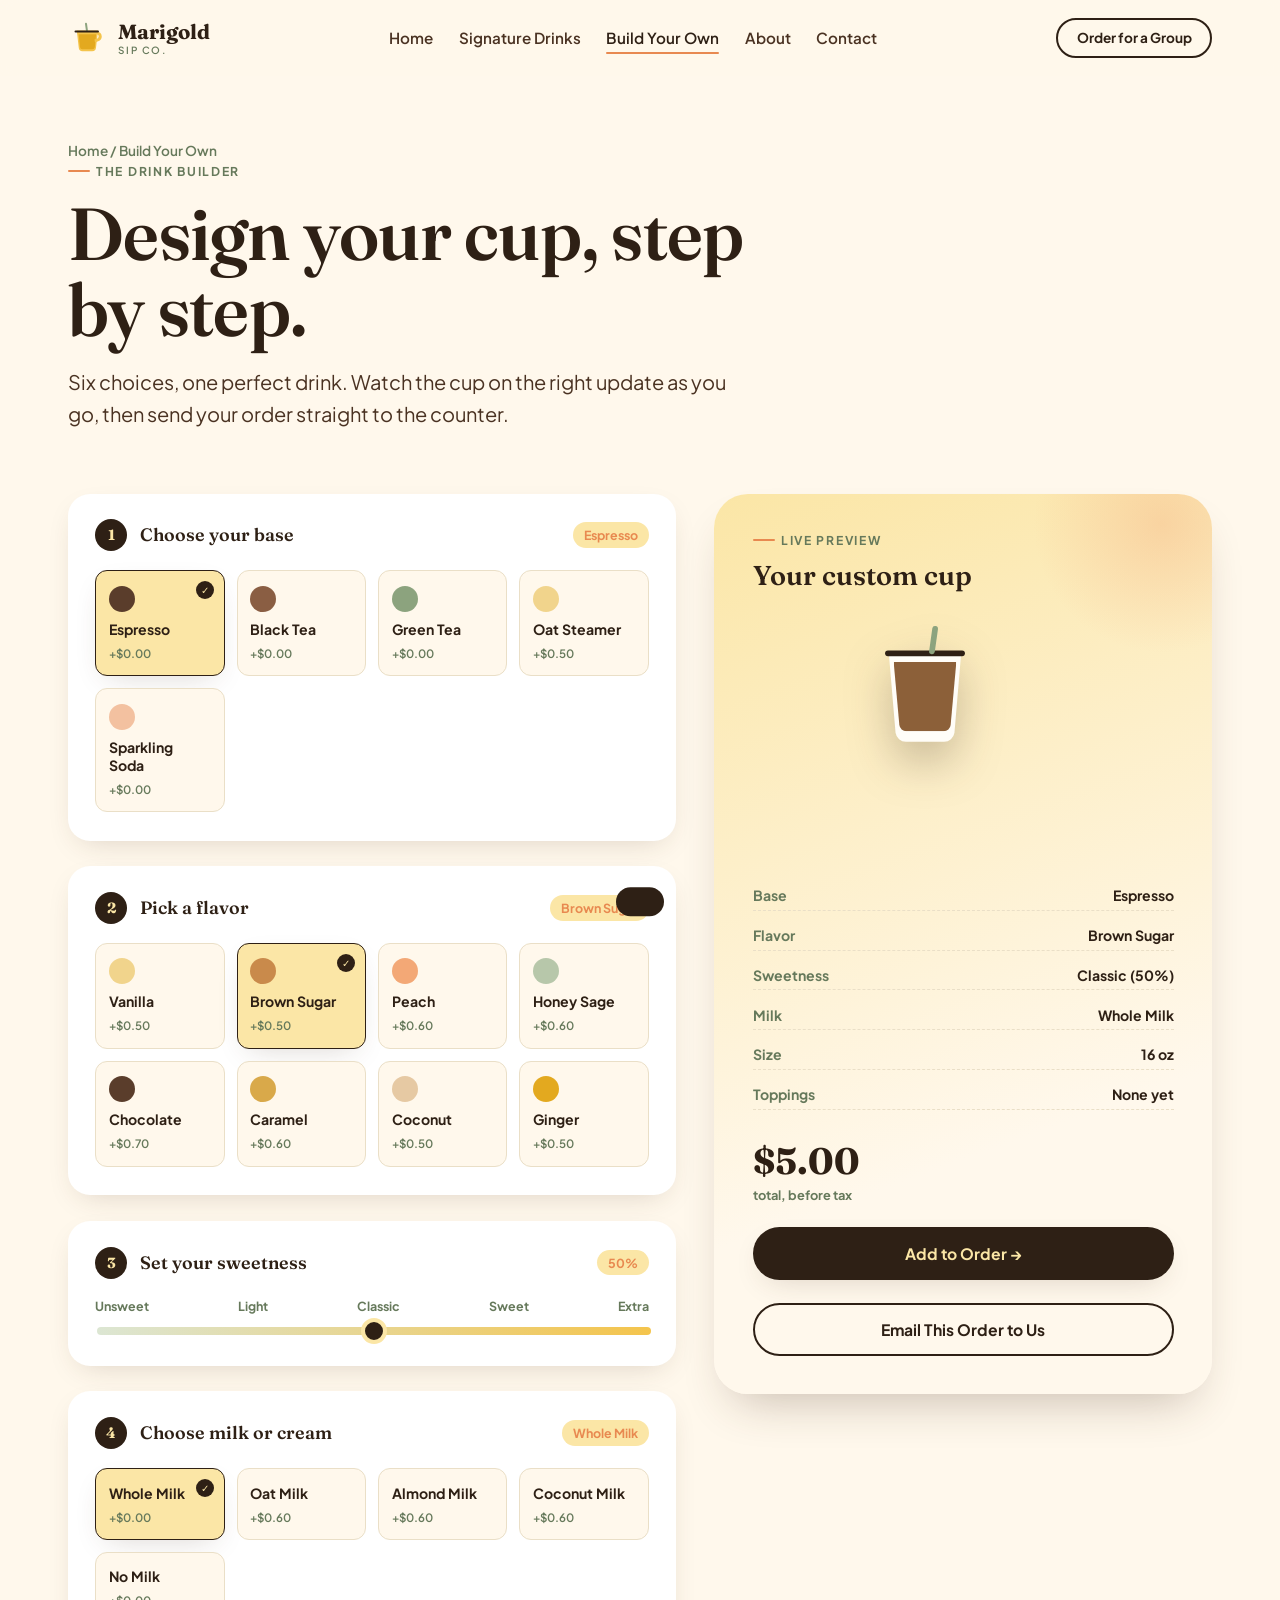
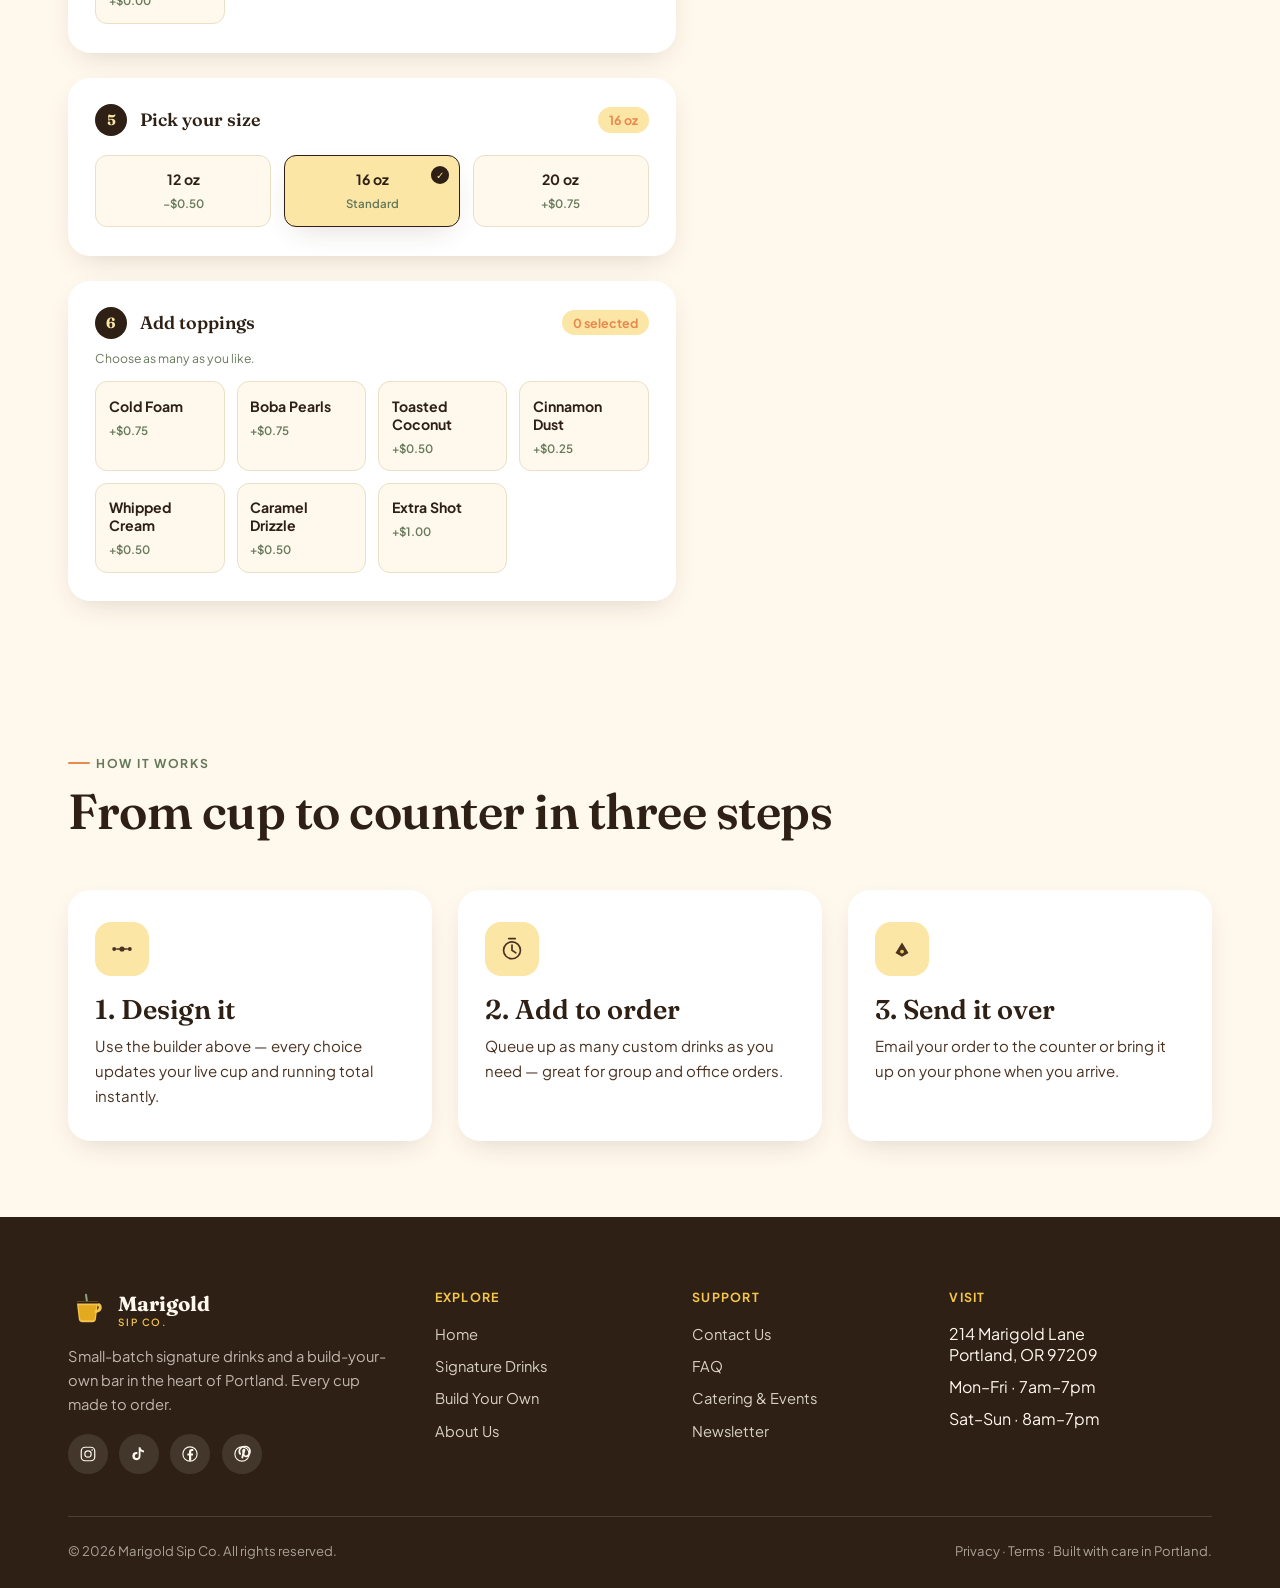
<file: build-your-own.html>
<!DOCTYPE html>
<html lang="en">
<head>
<meta charset="UTF-8">
<meta name="viewport" content="width=device-width, initial-scale=1.0">
<title>Build Your Own Drink — Marigold Sip Co.</title>
<meta name="description" content="Design your own custom beverage at Marigold Sip Co. Choose your base, flavor, sweetness, milk, size and toppings with a live preview, then send your order to the counter.">
<meta name="theme-color" content="#F4C44C">
<link rel="icon" type="image/svg+xml" href="images/favicon.svg">
<link rel="canonical" href="build-your-own.html">
<link rel="preconnect" href="https://fonts.googleapis.com">
<link rel="preconnect" href="https://fonts.gstatic.com" crossorigin>
<link href="https://fonts.googleapis.com/css2?family=Fraunces:ital,opsz,wght@0,9..144,400;0,9..144,600;0,9..144,700;1,9..144,500&family=Plus+Jakarta+Sans:wght@400;500;600;700;800&display=swap" rel="stylesheet">
<link rel="stylesheet" href="css/styles.css">
</head>
<body>

<header class="site-header" id="siteHeader">
  <div class="container header-inner">
    <a href="index.html" class="brand">
      <span class="brand-mark"><img src="images/logo-mark.svg" alt="" width="40" height="40"></span>
      <span>Marigold<br><small>Sip Co.</small></span>
    </a>
    <nav class="nav-links" aria-label="Primary">
      <a href="index.html">Home</a>
      <a href="signature-drinks.html">Signature Drinks</a>
      <a href="build-your-own.html" class="active">Build Your Own</a>
      <a href="about.html">About</a>
      <a href="contact.html">Contact</a>
    </nav>
    <div class="header-cta">
      <a href="contact.html" class="btn btn-outline btn-sm">Order for a Group</a>
      <button class="nav-toggle" id="navToggle" aria-label="Open menu" aria-expanded="false" aria-controls="mobileNav"><span></span></button>
    </div>
  </div>
</header>

<nav class="mobile-nav" id="mobileNav" aria-label="Mobile">
  <a href="index.html">Home</a>
  <a href="signature-drinks.html">Signature Drinks</a>
  <a href="build-your-own.html">Build Your Own</a>
  <a href="about.html">About</a>
  <a href="contact.html">Contact</a>
  <a href="contact.html" class="btn btn-accent">Order for a Group</a>
</nav>

<main id="main">

  <section class="page-hero container">
    <p class="crumb"><a href="index.html">Home</a> / Build Your Own</p>
    <div class="stack reveal">
      <span class="eyebrow">The drink builder</span>
      <h1>Design your cup, step by step.</h1>
      <p class="lede">Six choices, one perfect drink. Watch the cup on the right update as you go, then send your order straight to the counter.</p>
    </div>
  </section>

  <section class="section" style="padding-top:1rem;">
    <div class="container builder-layout">

      <!-- ============ STEPS ============ -->
      <div class="builder-steps">

        <!-- STEP 1: BASE -->
        <div class="builder-card reveal">
          <div class="builder-card-head">
            <span class="step-num">1</span>
            <h3>Choose your base</h3>
            <span class="opt-summary" id="summaryBase">Espresso</span>
          </div>
          <div class="option-grid" id="optBase" role="radiogroup" aria-label="Base">
            <button class="option-tile is-selected" data-group="base" data-value="Espresso" data-price="0" data-color="#5A3D2B">
              <span class="swatch" style="background:#5A3D2B;"></span><span class="opt-name">Espresso</span><span class="opt-meta">+$0.00</span><span class="check">✓</span>
            </button>
            <button class="option-tile" data-group="base" data-value="Black Tea" data-price="0" data-color="#8A5E43">
              <span class="swatch" style="background:#8A5E43;"></span><span class="opt-name">Black Tea</span><span class="opt-meta">+$0.00</span><span class="check">✓</span>
            </button>
            <button class="option-tile" data-group="base" data-value="Green Tea" data-price="0" data-color="#8CA37E">
              <span class="swatch" style="background:#8CA37E;"></span><span class="opt-name">Green Tea</span><span class="opt-meta">+$0.00</span><span class="check">✓</span>
            </button>
            <button class="option-tile" data-group="base" data-value="Oat Milk Steamer" data-price="0.5" data-color="#F1D48C">
              <span class="swatch" style="background:#F1D48C;"></span><span class="opt-name">Oat Steamer</span><span class="opt-meta">+$0.50</span><span class="check">✓</span>
            </button>
            <button class="option-tile" data-group="base" data-value="Sparkling Soda" data-price="0" data-color="#F3C1A0">
              <span class="swatch" style="background:#F3C1A0;"></span><span class="opt-name">Sparkling Soda</span><span class="opt-meta">+$0.00</span><span class="check">✓</span>
            </button>
          </div>
        </div>

        <!-- STEP 2: FLAVOR -->
        <div class="builder-card reveal reveal-delay-1">
          <div class="builder-card-head">
            <span class="step-num">2</span>
            <h3>Pick a flavor</h3>
            <span class="opt-summary" id="summaryFlavor">Brown Sugar</span>
          </div>
          <div class="option-grid" id="optFlavor" role="radiogroup" aria-label="Flavor">
            <button class="option-tile" data-group="flavor" data-value="Vanilla" data-price="0.5" data-color="#F1D48C">
              <span class="swatch" style="background:#F1D48C;"></span><span class="opt-name">Vanilla</span><span class="opt-meta">+$0.50</span><span class="check">✓</span>
            </button>
            <button class="option-tile is-selected" data-group="flavor" data-value="Brown Sugar" data-price="0.5" data-color="#C98A4B">
              <span class="swatch" style="background:#C98A4B;"></span><span class="opt-name">Brown Sugar</span><span class="opt-meta">+$0.50</span><span class="check">✓</span>
            </button>
            <button class="option-tile" data-group="flavor" data-value="Peach" data-price="0.6" data-color="#F3A876">
              <span class="swatch" style="background:#F3A876;"></span><span class="opt-name">Peach</span><span class="opt-meta">+$0.60</span><span class="check">✓</span>
            </button>
            <button class="option-tile" data-group="flavor" data-value="Honey Sage" data-price="0.6" data-color="#B7C7AA">
              <span class="swatch" style="background:#B7C7AA;"></span><span class="opt-name">Honey Sage</span><span class="opt-meta">+$0.60</span><span class="check">✓</span>
            </button>
            <button class="option-tile" data-group="flavor" data-value="Chocolate" data-price="0.7" data-color="#5A3D2B">
              <span class="swatch" style="background:#5A3D2B;"></span><span class="opt-name">Chocolate</span><span class="opt-meta">+$0.70</span><span class="check">✓</span>
            </button>
            <button class="option-tile" data-group="flavor" data-value="Caramel" data-price="0.6" data-color="#D9A94A">
              <span class="swatch" style="background:#D9A94A;"></span><span class="opt-name">Caramel</span><span class="opt-meta">+$0.60</span><span class="check">✓</span>
            </button>
            <button class="option-tile" data-group="flavor" data-value="Coconut" data-price="0.5" data-color="#E6C9A3">
              <span class="swatch" style="background:#E6C9A3;"></span><span class="opt-name">Coconut</span><span class="opt-meta">+$0.50</span><span class="check">✓</span>
            </button>
            <button class="option-tile" data-group="flavor" data-value="Ginger" data-price="0.5" data-color="#E3A91F">
              <span class="swatch" style="background:#E3A91F;"></span><span class="opt-name">Ginger</span><span class="opt-meta">+$0.50</span><span class="check">✓</span>
            </button>
          </div>
        </div>

        <!-- STEP 3: SWEETNESS -->
        <div class="builder-card reveal reveal-delay-2">
          <div class="builder-card-head">
            <span class="step-num">3</span>
            <h3>Set your sweetness</h3>
            <span class="opt-summary" id="summarySweet">50%</span>
          </div>
          <div class="slider-wrap">
            <div class="slider-labels"><span>Unsweet</span><span>Light</span><span>Classic</span><span>Sweet</span><span>Extra</span></div>
            <input type="range" id="sweetnessSlider" min="0" max="100" step="25" value="50" aria-label="Sweetness level">
          </div>
        </div>

        <!-- STEP 4: MILK -->
        <div class="builder-card reveal reveal-delay-3">
          <div class="builder-card-head">
            <span class="step-num">4</span>
            <h3>Choose milk or cream</h3>
            <span class="opt-summary" id="summaryMilk">Whole Milk</span>
          </div>
          <div class="option-grid" id="optMilk" role="radiogroup" aria-label="Milk">
            <button class="option-tile is-selected" data-group="milk" data-value="Whole Milk" data-price="0">
              <span class="opt-name">Whole Milk</span><span class="opt-meta">+$0.00</span><span class="check">✓</span>
            </button>
            <button class="option-tile" data-group="milk" data-value="Oat Milk" data-price="0.6">
              <span class="opt-name">Oat Milk</span><span class="opt-meta">+$0.60</span><span class="check">✓</span>
            </button>
            <button class="option-tile" data-group="milk" data-value="Almond Milk" data-price="0.6">
              <span class="opt-name">Almond Milk</span><span class="opt-meta">+$0.60</span><span class="check">✓</span>
            </button>
            <button class="option-tile" data-group="milk" data-value="Coconut Milk" data-price="0.6">
              <span class="opt-name">Coconut Milk</span><span class="opt-meta">+$0.60</span><span class="check">✓</span>
            </button>
            <button class="option-tile" data-group="milk" data-value="No Milk" data-price="0">
              <span class="opt-name">No Milk</span><span class="opt-meta">+$0.00</span><span class="check">✓</span>
            </button>
          </div>
        </div>

        <!-- STEP 5: SIZE -->
        <div class="builder-card reveal">
          <div class="builder-card-head">
            <span class="step-num">5</span>
            <h3>Pick your size</h3>
            <span class="opt-summary" id="summarySize">16 oz</span>
          </div>
          <div class="size-row" id="optSize" role="radiogroup" aria-label="Size">
            <button class="option-tile" data-group="size" data-value="12 oz" data-price="-0.5" data-scale="0.85">
              <span class="opt-name">12 oz</span><span class="opt-meta">−$0.50</span><span class="check">✓</span>
            </button>
            <button class="option-tile is-selected" data-group="size" data-value="16 oz" data-price="0" data-scale="1">
              <span class="opt-name">16 oz</span><span class="opt-meta">Standard</span><span class="check">✓</span>
            </button>
            <button class="option-tile" data-group="size" data-value="20 oz" data-price="0.75" data-scale="1.12">
              <span class="opt-name">20 oz</span><span class="opt-meta">+$0.75</span><span class="check">✓</span>
            </button>
          </div>
        </div>

        <!-- STEP 6: TOPPINGS -->
        <div class="builder-card reveal reveal-delay-1">
          <div class="builder-card-head">
            <span class="step-num">6</span>
            <h3>Add toppings</h3>
            <span class="opt-summary" id="summaryToppingsCount">0 selected</span>
          </div>
          <p class="multi-select-hint">Choose as many as you like.</p>
          <div class="option-grid" id="optToppings">
            <button class="option-tile" data-group="topping" data-value="Cold Foam" data-price="0.75">
              <span class="opt-name">Cold Foam</span><span class="opt-meta">+$0.75</span><span class="check">✓</span>
            </button>
            <button class="option-tile" data-group="topping" data-value="Boba Pearls" data-price="0.75">
              <span class="opt-name">Boba Pearls</span><span class="opt-meta">+$0.75</span><span class="check">✓</span>
            </button>
            <button class="option-tile" data-group="topping" data-value="Toasted Coconut" data-price="0.5">
              <span class="opt-name">Toasted Coconut</span><span class="opt-meta">+$0.50</span><span class="check">✓</span>
            </button>
            <button class="option-tile" data-group="topping" data-value="Cinnamon Dust" data-price="0.25">
              <span class="opt-name">Cinnamon Dust</span><span class="opt-meta">+$0.25</span><span class="check">✓</span>
            </button>
            <button class="option-tile" data-group="topping" data-value="Whipped Cream" data-price="0.5">
              <span class="opt-name">Whipped Cream</span><span class="opt-meta">+$0.50</span><span class="check">✓</span>
            </button>
            <button class="option-tile" data-group="topping" data-value="Caramel Drizzle" data-price="0.5">
              <span class="opt-name">Caramel Drizzle</span><span class="opt-meta">+$0.50</span><span class="check">✓</span>
            </button>
            <button class="option-tile" data-group="topping" data-value="Extra Espresso Shot" data-price="1">
              <span class="opt-name">Extra Shot</span><span class="opt-meta">+$1.00</span><span class="check">✓</span>
            </button>
          </div>
        </div>

      </div>

      <!-- ============ LIVE PREVIEW ============ -->
      <aside class="preview-panel reveal reveal-delay-2" aria-live="polite">
        <div class="stack-tight">
          <span class="eyebrow">Live preview</span>
          <h3>Your custom cup</h3>
        </div>

        <div class="preview-cup-wrap">
          <svg id="cupScaleGroupSvg" viewBox="0 0 200 240" style="transition:transform .4s cubic-bezier(.22,.9,.28,1);">
            <defs>
              <clipPath id="cupClip">
                <path d="M27 42h66l-6 66.4A7.4 7.4 0 0 1 79.65 115H40.35a7.4 7.4 0 0 1-7.35-6.6L27 42z"/>
              </clipPath>
            </defs>
            <!-- cup body -->
            <path d="M22 34h76l-7 82.6A11 11 0 0 1 80.06 126H39.94a11 11 0 0 1-10.94-9.4L22 34z" fill="#FFFDF8"/>
            <!-- liquid, clipped -->
            <g clip-path="url(#cupClip)">
              <rect id="previewLiquid" x="27" y="42" width="66" height="74" fill="#C98A4B"/>
              <!-- cold foam layer -->
              <rect id="previewFoam" x="27" y="42" width="66" height="14" fill="#FFFDF8" opacity="0" />
              <!-- boba pearls -->
              <g id="previewBoba" opacity="0">
                <circle cx="38" cy="106" r="4.2" fill="#2E2015"/>
                <circle cx="50" cy="110" r="4.2" fill="#2E2015"/>
                <circle cx="62" cy="105" r="4.2" fill="#2E2015"/>
                <circle cx="74" cy="109" r="4.2" fill="#2E2015"/>
                <circle cx="84" cy="104" r="4.2" fill="#2E2015"/>
              </g>
              <!-- toasted coconut -->
              <g id="previewCoconut" opacity="0">
                <circle cx="42" cy="48" r="2" fill="#FFFDF8"/>
                <circle cx="55" cy="45" r="2" fill="#FFFDF8"/>
                <circle cx="68" cy="49" r="2" fill="#FFFDF8"/>
                <circle cx="80" cy="46" r="2" fill="#FFFDF8"/>
              </g>
              <!-- cinnamon dust -->
              <g id="previewCinnamon" opacity="0">
                <circle cx="45" cy="47" r="1.2" fill="#8A5E43"/>
                <circle cx="58" cy="44" r="1.2" fill="#8A5E43"/>
                <circle cx="70" cy="48" r="1.2" fill="#8A5E43"/>
                <circle cx="82" cy="45" r="1.2" fill="#8A5E43"/>
                <circle cx="36" cy="45" r="1.2" fill="#8A5E43"/>
              </g>
            </g>
            <!-- whipped cream swirl (sits above cup rim) -->
            <g id="previewWhip" opacity="0">
              <ellipse cx="60" cy="40" rx="22" ry="9" fill="#FFFDF8"/>
              <ellipse cx="60" cy="33" rx="15" ry="7" fill="#FFFDF8"/>
              <ellipse cx="60" cy="27" rx="8" ry="5" fill="#FFFDF8"/>
            </g>
            <!-- caramel drizzle -->
            <path id="previewDrizzle" opacity="0" d="M40 34c4 3 2 6 6 7s3-5 7-4 1 6 6 6 3-6 8-5 2 6 7 5" stroke="#C98A4B" stroke-width="2" fill="none" stroke-linecap="round"/>
            <!-- lid rim -->
            <rect x="18" y="30" width="84" height="6" rx="3" fill="#2E2015"/>
            <!-- straw -->
            <rect x="66" y="4" width="6" height="30" rx="3" fill="#8CA37E" transform="rotate(8 69 19)"/>
          </svg>
        </div>

        <div class="preview-summary">
          <div class="row"><span>Base</span><span id="rowBase">Espresso</span></div>
          <div class="row"><span>Flavor</span><span id="rowFlavor">Brown Sugar</span></div>
          <div class="row"><span>Sweetness</span><span id="rowSweet">50%</span></div>
          <div class="row"><span>Milk</span><span id="rowMilk">Whole Milk</span></div>
          <div class="row"><span>Size</span><span id="rowSize">16 oz</span></div>
          <div class="row"><span>Toppings</span><span id="rowToppings">None yet</span></div>
        </div>

        <div class="preview-price">
          <div><strong id="previewTotal">$5.50</strong><br><span>total, before tax</span></div>
        </div>

        <button class="btn btn-primary btn-block" id="addToOrderBtn" type="button">Add to Order →</button>
        <a class="btn btn-outline btn-block" id="emailOrderBtn" href="#">Email This Order to Us</a>
      </aside>

    </div>
  </section>

  <!-- ORDER SUMMARY -->
  <section class="section section-alt" id="orderSummarySection" style="display:none;">
    <div class="container">
      <div class="section-head reveal">
        <div class="stack">
          <span class="eyebrow">Your order</span>
          <h2>Ready when you are</h2>
        </div>
        <button class="btn btn-ghost btn-sm" id="clearOrderBtn">Clear order</button>
      </div>
      <div id="orderList" style="display:flex;flex-direction:column;gap:0.8rem;max-width:720px;"></div>
      <div style="display:flex;justify-content:space-between;align-items:center;max-width:720px;margin-top:1.4rem;padding-top:1.2rem;border-top:1px dashed var(--cream-line);">
        <strong style="font-family:var(--font-display);font-size:1.3rem;">Order total: <span id="orderGrandTotal">$0.00</span></strong>
        <a href="contact.html" class="btn btn-accent">Send to Counter →</a>
      </div>
    </div>
  </section>

  <section class="section">
    <div class="container">
      <div class="section-head reveal">
        <div class="stack">
          <span class="eyebrow">How it works</span>
          <h2>From cup to counter in three steps</h2>
        </div>
      </div>
      <div class="value-grid">
        <div class="value-card reveal">
          <div class="icon-wrap"><img src="images/icon-custom.svg" alt="" width="26" height="26"></div>
          <h3>1. Design it</h3>
          <p>Use the builder above — every choice updates your live cup and running total instantly.</p>
        </div>
        <div class="value-card reveal reveal-delay-1">
          <div class="icon-wrap"><img src="images/icon-timer.svg" alt="" width="26" height="26"></div>
          <h3>2. Add to order</h3>
          <p>Queue up as many custom drinks as you need — great for group and office orders.</p>
        </div>
        <div class="value-card reveal reveal-delay-2">
          <div class="icon-wrap"><img src="images/icon-craft.svg" alt="" width="26" height="26"></div>
          <h3>3. Send it over</h3>
          <p>Email your order to the counter or bring it up on your phone when you arrive.</p>
        </div>
      </div>
    </div>
  </section>

</main>

<footer class="site-footer">
  <div class="container">
    <div class="footer-grid">
      <div class="footer-brand">
        <a href="index.html" class="brand" style="color:var(--cream);">
          <span class="brand-mark"><img src="images/logo-mark.svg" alt="" width="40" height="40"></span>
          <span>Marigold<br><small style="color:var(--butter);">Sip Co.</small></span>
        </a>
        <p>Small-batch signature drinks and a build-your-own bar in the heart of Portland. Every cup made to order.</p>
        <div class="social-row">
          <a href="https://instagram.com" target="_blank" rel="noopener" aria-label="Instagram"><img src="images/social-instagram.svg" alt="" width="18" height="18"></a>
          <a href="https://tiktok.com" target="_blank" rel="noopener" aria-label="TikTok"><img src="images/social-tiktok.svg" alt="" width="18" height="18"></a>
          <a href="https://facebook.com" target="_blank" rel="noopener" aria-label="Facebook"><img src="images/social-facebook.svg" alt="" width="18" height="18"></a>
          <a href="https://pinterest.com" target="_blank" rel="noopener" aria-label="Pinterest"><img src="images/social-pinterest.svg" alt="" width="18" height="18"></a>
        </div>
      </div>
      <div class="footer-col">
        <h4>Explore</h4>
        <ul>
          <li><a href="index.html">Home</a></li>
          <li><a href="signature-drinks.html">Signature Drinks</a></li>
          <li><a href="build-your-own.html">Build Your Own</a></li>
          <li><a href="about.html">About Us</a></li>
        </ul>
      </div>
      <div class="footer-col">
        <h4>Support</h4>
        <ul>
          <li><a href="contact.html">Contact Us</a></li>
          <li><a href="contact.html#faq">FAQ</a></li>
          <li><a href="contact.html#catering">Catering & Events</a></li>
          <li><a href="contact.html#newsletter">Newsletter</a></li>
        </ul>
      </div>
      <div class="footer-col">
        <h4>Visit</h4>
        <ul>
          <li>214 Marigold Lane<br>Portland, OR 97209</li>
          <li>Mon–Fri · 7am–7pm</li>
          <li>Sat–Sun · 8am–7pm</li>
        </ul>
      </div>
    </div>
    <div class="footer-bottom">
      <span>© 2026 Marigold Sip Co. All rights reserved.</span>
      <span><a href="contact.html">Privacy</a> · <a href="contact.html">Terms</a> · Built with care in Portland.</span>
    </div>
  </div>
</footer>

<div class="toast" id="toast"></div>
<script src="js/main.js"></script>
<script src="js/builder.js"></script>
</body>
</html>
</file>
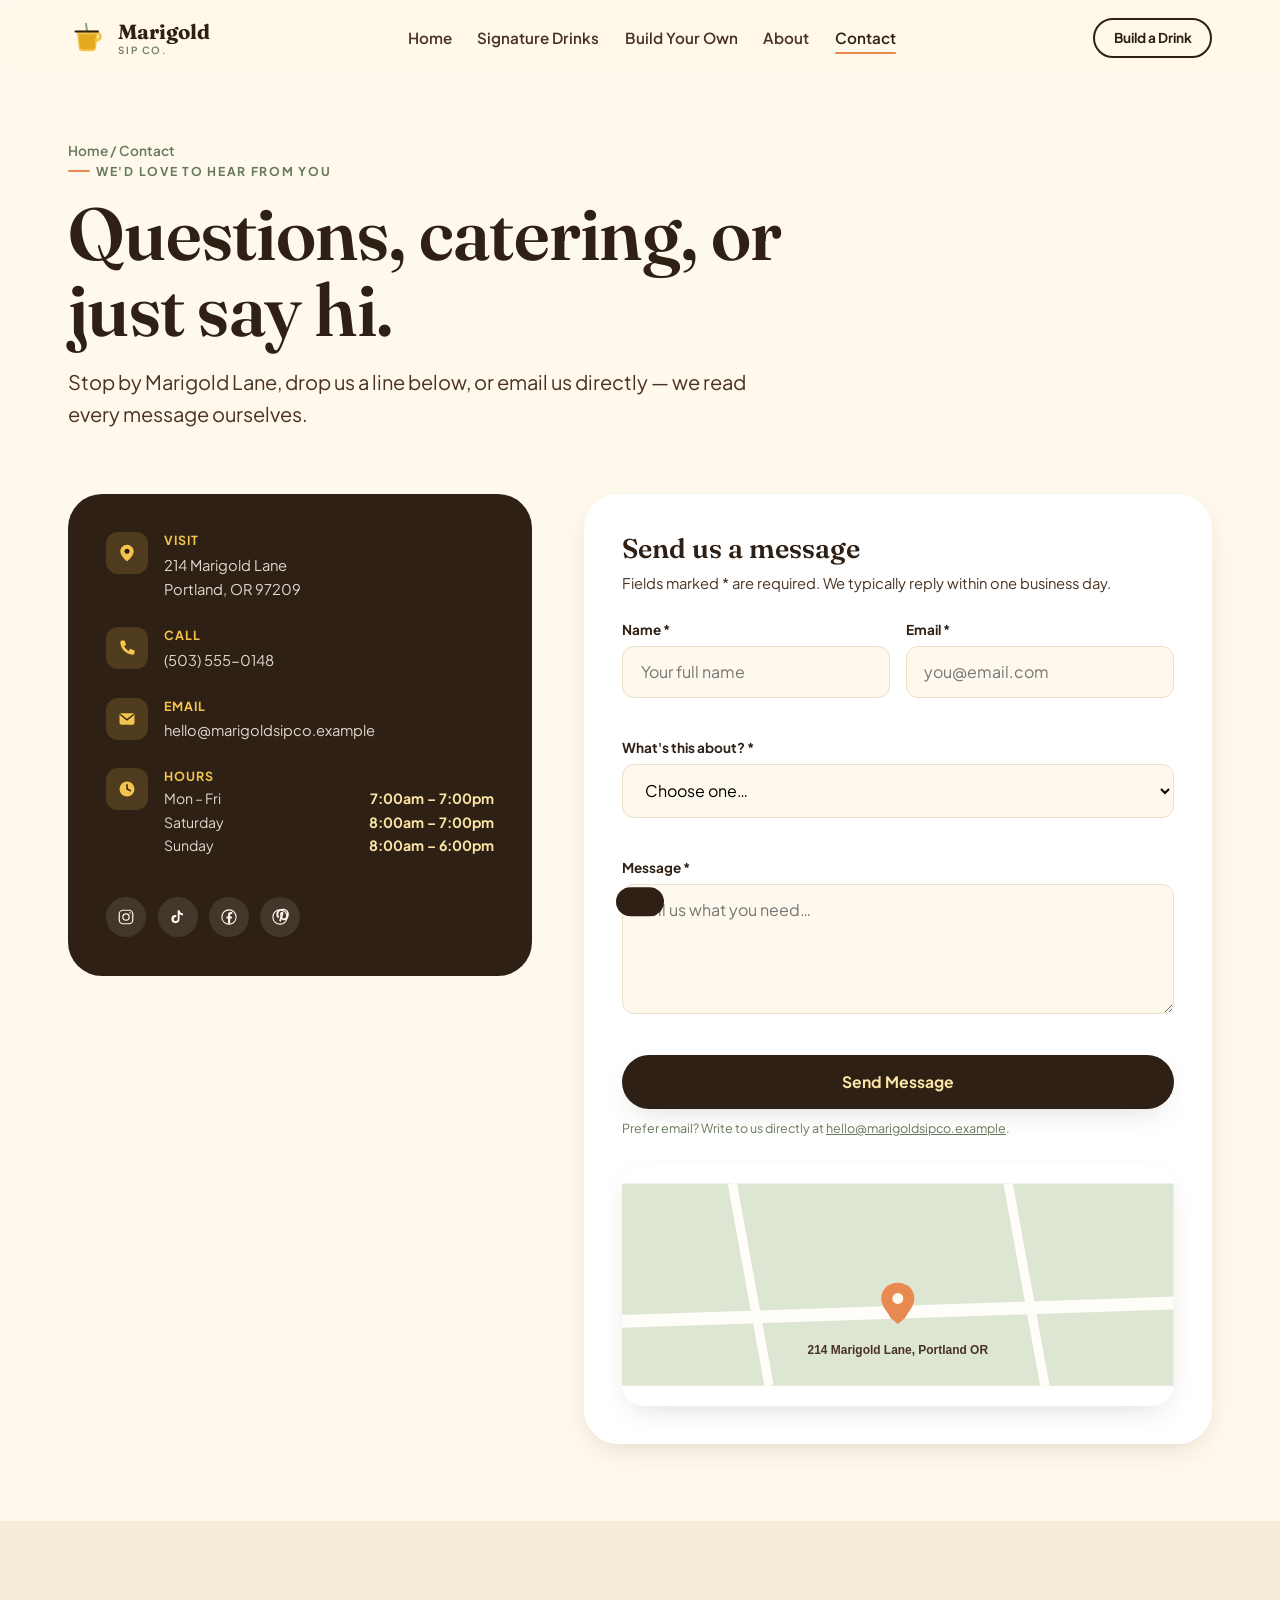
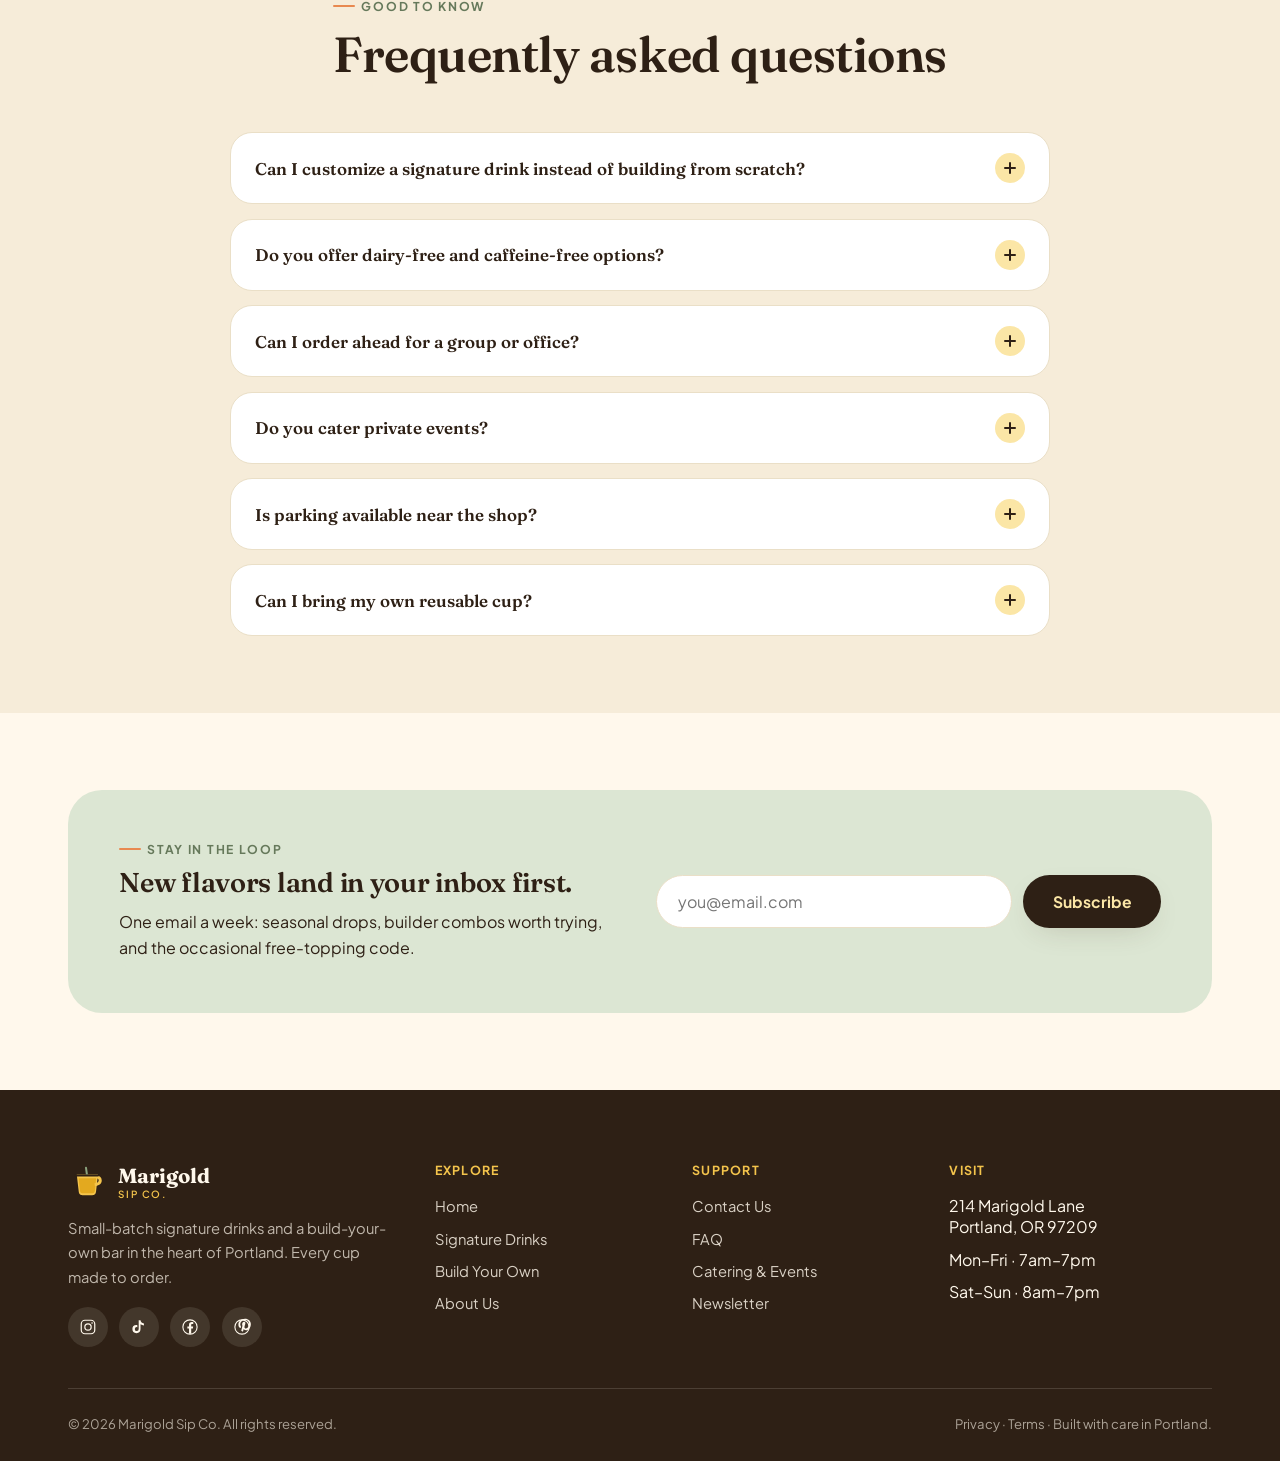
<file: contact.html>
<!DOCTYPE html>
<html lang="en">
<head>
<meta charset="UTF-8">
<meta name="viewport" content="width=device-width, initial-scale=1.0">
<title>Contact Us — Marigold Sip Co.</title>
<meta name="description" content="Get in touch with Marigold Sip Co. — visit us on Marigold Lane, ask a question, or request catering for your next event.">
<meta name="theme-color" content="#F4C44C">
<link rel="icon" type="image/svg+xml" href="images/favicon.svg">
<link rel="canonical" href="contact.html">
<link rel="preconnect" href="https://fonts.googleapis.com">
<link rel="preconnect" href="https://fonts.gstatic.com" crossorigin>
<link href="https://fonts.googleapis.com/css2?family=Fraunces:ital,opsz,wght@0,9..144,400;0,9..144,600;0,9..144,700;1,9..144,500&family=Plus+Jakarta+Sans:wght@400;500;600;700;800&display=swap" rel="stylesheet">
<link rel="stylesheet" href="css/styles.css">
</head>
<body>

<header class="site-header" id="siteHeader">
  <div class="container header-inner">
    <a href="index.html" class="brand">
      <span class="brand-mark"><img src="images/logo-mark.svg" alt="" width="40" height="40"></span>
      <span>Marigold<br><small>Sip Co.</small></span>
    </a>
    <nav class="nav-links" aria-label="Primary">
      <a href="index.html">Home</a>
      <a href="signature-drinks.html">Signature Drinks</a>
      <a href="build-your-own.html">Build Your Own</a>
      <a href="about.html">About</a>
      <a href="contact.html" class="active">Contact</a>
    </nav>
    <div class="header-cta">
      <a href="build-your-own.html" class="btn btn-outline btn-sm">Build a Drink</a>
      <button class="nav-toggle" id="navToggle" aria-label="Open menu" aria-expanded="false" aria-controls="mobileNav"><span></span></button>
    </div>
  </div>
</header>

<nav class="mobile-nav" id="mobileNav" aria-label="Mobile">
  <a href="index.html">Home</a>
  <a href="signature-drinks.html">Signature Drinks</a>
  <a href="build-your-own.html">Build Your Own</a>
  <a href="about.html">About</a>
  <a href="contact.html">Contact</a>
  <a href="build-your-own.html" class="btn btn-accent">Build a Drink</a>
</nav>

<main id="main">

  <section class="page-hero container">
    <p class="crumb"><a href="index.html">Home</a> / Contact</p>
    <div class="stack reveal">
      <span class="eyebrow">We'd love to hear from you</span>
      <h1>Questions, catering, or just say hi.</h1>
      <p class="lede">Stop by Marigold Lane, drop us a line below, or email us directly — we read every message ourselves.</p>
    </div>
  </section>

  <section class="section" style="padding-top:1rem;" id="catering">
    <div class="container contact-layout">

      <aside class="contact-info-card reveal">
        <div class="contact-info-row">
          <span class="icon-wrap"><img src="images/icon-pin.svg" alt="" width="20" height="20"></span>
          <div><h4>Visit</h4><p>214 Marigold Lane<br>Portland, OR 97209</p></div>
        </div>
        <div class="contact-info-row">
          <span class="icon-wrap"><img src="images/icon-phone.svg" alt="" width="20" height="20"></span>
          <div><h4>Call</h4><p><a href="tel:+15035550148">(503) 555-0148</a></p></div>
        </div>
        <div class="contact-info-row">
          <span class="icon-wrap"><img src="images/icon-mail.svg" alt="" width="20" height="20"></span>
          <div><h4>Email</h4><p><a href="mailto:hello@marigoldsipco.example">hello@marigoldsipco.example</a></p></div>
        </div>
        <div class="contact-info-row">
          <span class="icon-wrap"><img src="images/icon-clock.svg" alt="" width="20" height="20"></span>
          <div style="width:100%;">
            <h4>Hours</h4>
            <ul class="hours-list">
              <li><span>Mon – Fri</span><span>7:00am – 7:00pm</span></li>
              <li><span>Saturday</span><span>8:00am – 7:00pm</span></li>
              <li><span>Sunday</span><span>8:00am – 6:00pm</span></li>
            </ul>
          </div>
        </div>
        <div class="social-row">
          <a href="https://instagram.com" target="_blank" rel="noopener" aria-label="Instagram"><img src="images/social-instagram.svg" alt="" width="18" height="18"></a>
          <a href="https://tiktok.com" target="_blank" rel="noopener" aria-label="TikTok"><img src="images/social-tiktok.svg" alt="" width="18" height="18"></a>
          <a href="https://facebook.com" target="_blank" rel="noopener" aria-label="Facebook"><img src="images/social-facebook.svg" alt="" width="18" height="18"></a>
          <a href="https://pinterest.com" target="_blank" rel="noopener" aria-label="Pinterest"><img src="images/social-pinterest.svg" alt="" width="18" height="18"></a>
        </div>
      </aside>

      <div class="contact-form-card reveal reveal-delay-1">
        <h3 style="margin-bottom:0.4rem;">Send us a message</h3>
        <p style="color:var(--brown);font-size:0.92rem;margin-bottom:1.6rem;">Fields marked * are required. We typically reply within one business day.</p>

        <form id="contactForm" novalidate>
          <div class="form-cols">
            <div class="form-row" id="fieldName">
              <label for="cName">Name *</label>
              <input type="text" id="cName" name="name" placeholder="Your full name" required>
              <span class="form-error"></span>
            </div>
            <div class="form-row" id="fieldEmail">
              <label for="cEmail">Email *</label>
              <input type="email" id="cEmail" name="email" placeholder="you@email.com" required>
              <span class="form-error"></span>
            </div>
          </div>
          <div class="form-row" id="fieldSubject">
            <label for="cSubject">What's this about? *</label>
            <select id="cSubject" name="subject" required>
              <option value="">Choose one…</option>
              <option>General question</option>
              <option>Catering & events</option>
              <option>Group / office order</option>
              <option>Feedback</option>
              <option>Something else</option>
            </select>
            <span class="form-error"></span>
          </div>
          <div class="form-row" id="fieldMessage">
            <label for="cMessage">Message *</label>
            <textarea id="cMessage" name="message" placeholder="Tell us what you need…" required></textarea>
            <span class="form-error"></span>
          </div>
          <button type="submit" class="btn btn-primary btn-block">Send Message</button>
          <div class="form-success" id="contactSuccess" style="margin-top:1rem;justify-content:center;width:100%;">✓ Thanks! We'll be in touch shortly.</div>
          <p class="form-note">Prefer email? Write to us directly at <a href="mailto:hello@marigoldsipco.example" style="text-decoration:underline;">hello@marigoldsipco.example</a>.</p>
        </form>

        <div class="map-frame">
          <svg viewBox="0 0 600 220" xmlns="http://www.w3.org/2000/svg" role="img" aria-label="Illustrated map showing Marigold Sip Co. on Marigold Lane" style="width:100%;height:100%;">
            <rect width="600" height="220" fill="#DCE6D3"/>
            <path d="M0 150 L600 130" stroke="#FFFDF8" stroke-width="14"/>
            <path d="M120 0 L160 220" stroke="#FFFDF8" stroke-width="10"/>
            <path d="M420 0 L460 220" stroke="#FFFDF8" stroke-width="10"/>
            <circle cx="300" cy="140" r="10" fill="#E88950"/>
            <path d="M300 108c10 0 18 7 18 17 0 12-18 28-18 28s-18-16-18-28c0-10 8-17 18-17z" fill="#E88950"/>
            <circle cx="300" cy="125" r="6" fill="#FFF8EC"/>
            <text x="300" y="185" text-anchor="middle" font-family="sans-serif" font-size="13" fill="#4A3222" font-weight="700">214 Marigold Lane, Portland OR</text>
          </svg>
        </div>
      </div>

    </div>
  </section>

  <!-- FAQ -->
  <section class="section section-alt" id="faq">
    <div class="container">
      <div class="section-head reveal">
        <div class="stack text-center">
          <span class="eyebrow">Good to know</span>
          <h2>Frequently asked questions</h2>
        </div>
      </div>
      <div class="faq-list" id="faqList">
        <div class="faq-item reveal">
          <button class="faq-q" aria-expanded="false">Can I customize a signature drink instead of building from scratch?<span class="plus"></span></button>
          <div class="faq-a"><p>Absolutely — every signature drink can have its milk, sweetness or toppings adjusted at the counter, or you can start from it in the drink builder and tweak from there.</p></div>
        </div>
        <div class="faq-item reveal reveal-delay-1">
          <button class="faq-q" aria-expanded="false">Do you offer dairy-free and caffeine-free options?<span class="plus"></span></button>
          <div class="faq-a"><p>Yes. Oat, almond and coconut milk are available on every drink, and our fizzes, mocktails and herbal teas are naturally caffeine-free.</p></div>
        </div>
        <div class="faq-item reveal reveal-delay-2">
          <button class="faq-q" aria-expanded="false">Can I order ahead for a group or office?<span class="plus"></span></button>
          <div class="faq-a"><p>Definitely — build multiple drinks in our online builder, add each to your order, then send it to us through the contact form at least 2 hours ahead for pickup.</p></div>
        </div>
        <div class="faq-item reveal reveal-delay-3">
          <button class="faq-q" aria-expanded="false">Do you cater private events?<span class="plus"></span></button>
          <div class="faq-a"><p>Yes — we run a mobile drink bar for parties, weddings and corporate events with a curated or fully build-your-own menu. Reach out via the form above with your date and headcount.</p></div>
        </div>
        <div class="faq-item reveal">
          <button class="faq-q" aria-expanded="false">Is parking available near the shop?<span class="plus"></span></button>
          <div class="faq-a"><p>There's free two-hour street parking along Marigold Lane, plus a public lot one block south on 5th Avenue.</p></div>
        </div>
        <div class="faq-item reveal reveal-delay-1">
          <button class="faq-q" aria-expanded="false">Can I bring my own reusable cup?<span class="plus"></span></button>
          <div class="faq-a"><p>Yes, and we'll happily take 50 cents off your order for bringing one — every size up to 20oz works at the counter.</p></div>
        </div>
      </div>
    </div>
  </section>

  <!-- NEWSLETTER -->
  <section class="section" id="newsletter">
    <div class="container">
      <div class="newsletter reveal">
        <div class="stack-tight">
          <span class="eyebrow">Stay in the loop</span>
          <h2>New flavors land in your inbox first.</h2>
          <p>One email a week: seasonal drops, builder combos worth trying, and the occasional free-topping code.</p>
        </div>
        <form class="newsletter-form" id="newsletterFormContact" novalidate>
          <label style="position:absolute;left:-9999px;" for="newsletterEmailContact">Email address</label>
          <input type="email" id="newsletterEmailContact" name="email" placeholder="you@email.com" required>
          <button type="submit" class="btn btn-primary">Subscribe</button>
          <div class="form-success" id="newsletterSuccessContact">✓ You're on the list!</div>
        </form>
      </div>
    </div>
  </section>

</main>

<footer class="site-footer">
  <div class="container">
    <div class="footer-grid">
      <div class="footer-brand">
        <a href="index.html" class="brand" style="color:var(--cream);">
          <span class="brand-mark"><img src="images/logo-mark.svg" alt="" width="40" height="40"></span>
          <span>Marigold<br><small style="color:var(--butter);">Sip Co.</small></span>
        </a>
        <p>Small-batch signature drinks and a build-your-own bar in the heart of Portland. Every cup made to order.</p>
        <div class="social-row">
          <a href="https://instagram.com" target="_blank" rel="noopener" aria-label="Instagram"><img src="images/social-instagram.svg" alt="" width="18" height="18"></a>
          <a href="https://tiktok.com" target="_blank" rel="noopener" aria-label="TikTok"><img src="images/social-tiktok.svg" alt="" width="18" height="18"></a>
          <a href="https://facebook.com" target="_blank" rel="noopener" aria-label="Facebook"><img src="images/social-facebook.svg" alt="" width="18" height="18"></a>
          <a href="https://pinterest.com" target="_blank" rel="noopener" aria-label="Pinterest"><img src="images/social-pinterest.svg" alt="" width="18" height="18"></a>
        </div>
      </div>
      <div class="footer-col">
        <h4>Explore</h4>
        <ul>
          <li><a href="index.html">Home</a></li>
          <li><a href="signature-drinks.html">Signature Drinks</a></li>
          <li><a href="build-your-own.html">Build Your Own</a></li>
          <li><a href="about.html">About Us</a></li>
        </ul>
      </div>
      <div class="footer-col">
        <h4>Support</h4>
        <ul>
          <li><a href="contact.html">Contact Us</a></li>
          <li><a href="contact.html#faq">FAQ</a></li>
          <li><a href="contact.html#catering">Catering & Events</a></li>
          <li><a href="contact.html#newsletter">Newsletter</a></li>
        </ul>
      </div>
      <div class="footer-col">
        <h4>Visit</h4>
        <ul>
          <li>214 Marigold Lane<br>Portland, OR 97209</li>
          <li>Mon–Fri · 7am–7pm</li>
          <li>Sat–Sun · 8am–7pm</li>
        </ul>
      </div>
    </div>
    <div class="footer-bottom">
      <span>© 2026 Marigold Sip Co. All rights reserved.</span>
      <span><a href="contact.html">Privacy</a> · <a href="contact.html">Terms</a> · Built with care in Portland.</span>
    </div>
  </div>
</footer>

<div class="toast" id="toast"></div>
<script src="js/main.js"></script>
</body>
</html>
</file>
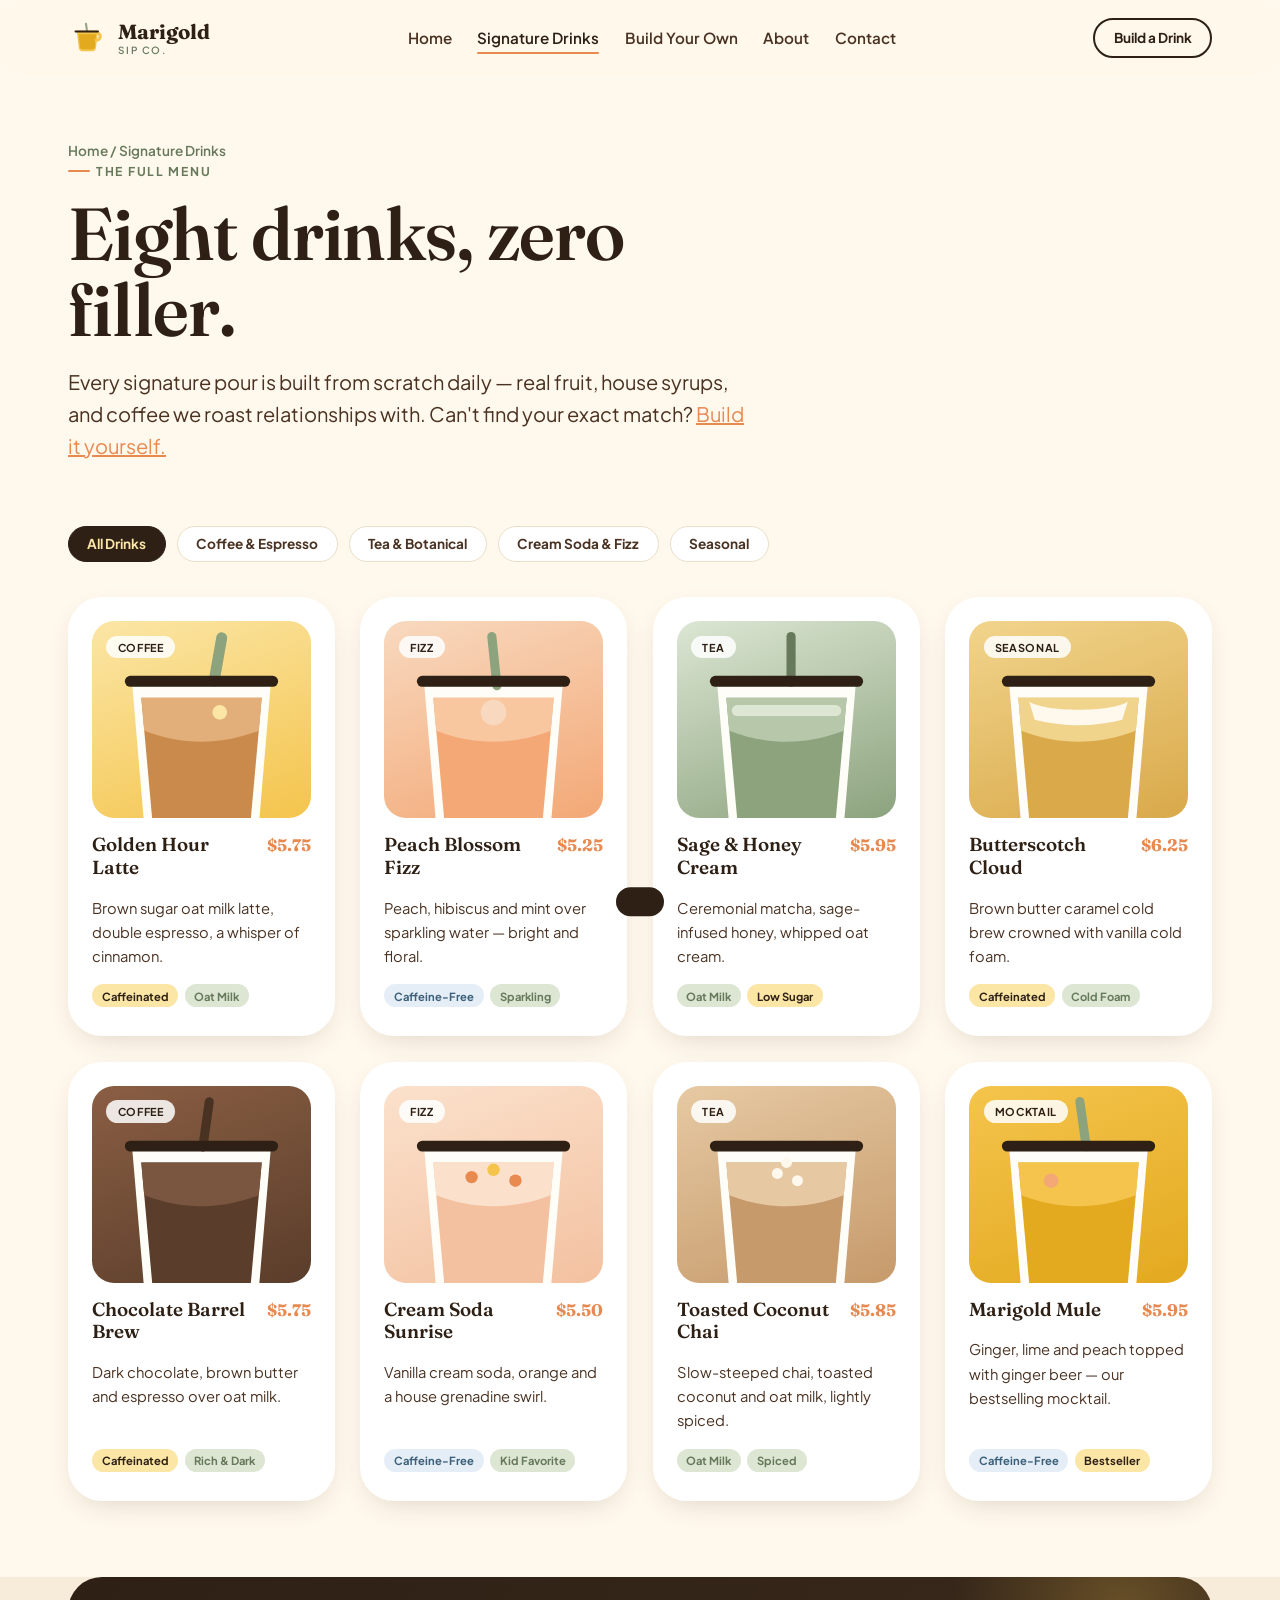
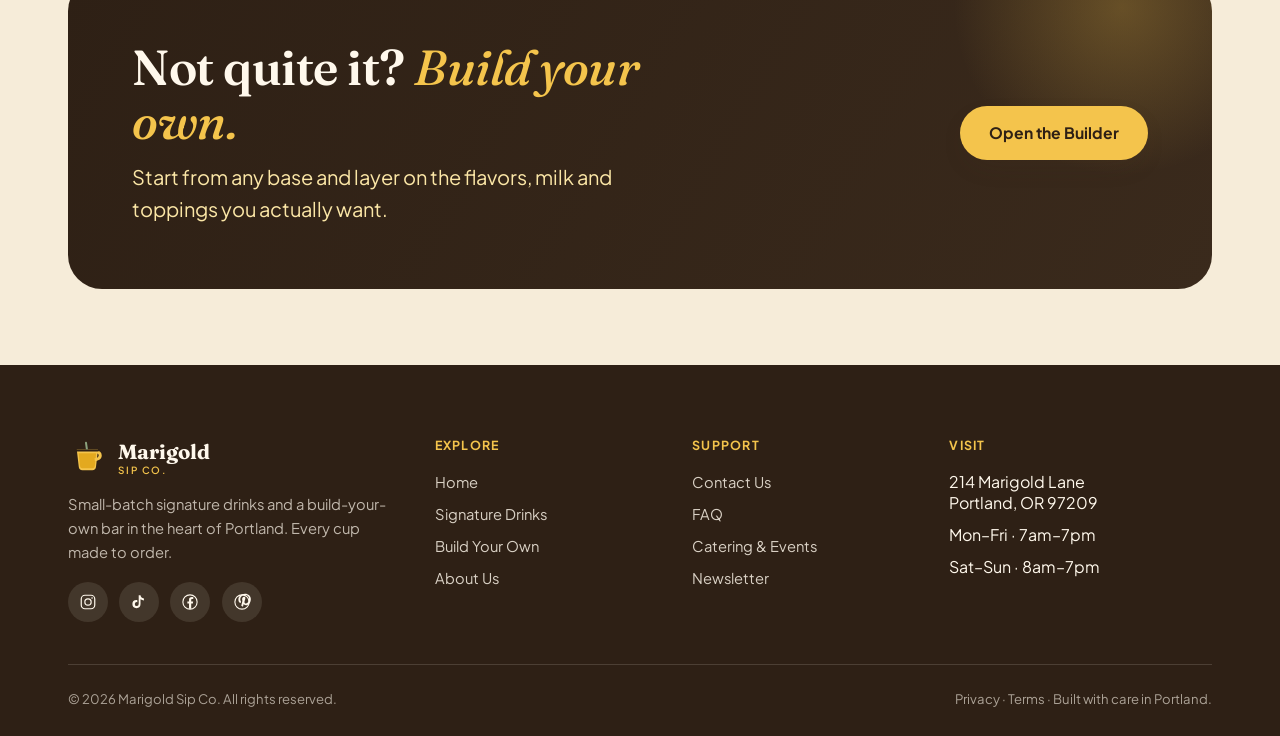
<file: signature-drinks.html>
<!DOCTYPE html>
<html lang="en">
<head>
<meta charset="UTF-8">
<meta name="viewport" content="width=device-width, initial-scale=1.0">
<title>Signature Drinks Menu — Marigold Sip Co.</title>
<meta name="description" content="Browse Marigold Sip Co.'s full signature drink menu — coffee, tea, cream soda and seasonal specialty beverages, made fresh to order.">
<meta name="theme-color" content="#F4C44C">
<link rel="icon" type="image/svg+xml" href="images/favicon.svg">
<link rel="canonical" href="signature-drinks.html">
<link rel="preconnect" href="https://fonts.googleapis.com">
<link rel="preconnect" href="https://fonts.gstatic.com" crossorigin>
<link href="https://fonts.googleapis.com/css2?family=Fraunces:ital,opsz,wght@0,9..144,400;0,9..144,600;0,9..144,700;1,9..144,500&family=Plus+Jakarta+Sans:wght@400;500;600;700;800&display=swap" rel="stylesheet">
<link rel="stylesheet" href="css/styles.css">
</head>
<body>

<header class="site-header" id="siteHeader">
  <div class="container header-inner">
    <a href="index.html" class="brand">
      <span class="brand-mark"><img src="images/logo-mark.svg" alt="" width="40" height="40"></span>
      <span>Marigold<br><small>Sip Co.</small></span>
    </a>
    <nav class="nav-links" aria-label="Primary">
      <a href="index.html">Home</a>
      <a href="signature-drinks.html" class="active">Signature Drinks</a>
      <a href="build-your-own.html">Build Your Own</a>
      <a href="about.html">About</a>
      <a href="contact.html">Contact</a>
    </nav>
    <div class="header-cta">
      <a href="build-your-own.html" class="btn btn-outline btn-sm">Build a Drink</a>
      <button class="nav-toggle" id="navToggle" aria-label="Open menu" aria-expanded="false" aria-controls="mobileNav"><span></span></button>
    </div>
  </div>
</header>

<nav class="mobile-nav" id="mobileNav" aria-label="Mobile">
  <a href="index.html">Home</a>
  <a href="signature-drinks.html">Signature Drinks</a>
  <a href="build-your-own.html">Build Your Own</a>
  <a href="about.html">About</a>
  <a href="contact.html">Contact</a>
  <a href="build-your-own.html" class="btn btn-accent">Build a Drink</a>
</nav>

<main id="main">

  <section class="page-hero container">
    <p class="crumb"><a href="index.html">Home</a> / Signature Drinks</p>
    <div class="stack reveal">
      <span class="eyebrow">The full menu</span>
      <h1>Eight drinks, zero filler.</h1>
      <p class="lede">Every signature pour is built from scratch daily — real fruit, house syrups, and coffee we roast relationships with. Can't find your exact match? <a href="build-your-own.html" style="text-decoration:underline;color:var(--peach-deep);">Build it yourself.</a></p>
    </div>
  </section>

  <section class="section" style="padding-top:1rem;">
    <div class="container">
      <div class="filter-bar reveal" id="filterBar">
        <button class="filter-chip is-active" data-filter="all">All Drinks</button>
        <button class="filter-chip" data-filter="coffee">Coffee & Espresso</button>
        <button class="filter-chip" data-filter="tea">Tea & Botanical</button>
        <button class="filter-chip" data-filter="fizz">Cream Soda & Fizz</button>
        <button class="filter-chip" data-filter="seasonal">Seasonal</button>
      </div>

      <div class="grid-cards" id="menuGrid">

        <article class="drink-card reveal" data-cat="coffee">
          <div class="drink-thumb" style="background:linear-gradient(160deg,#FBE6A6,#F4C44C);">
            <span class="drink-tag">Coffee</span>
            <img src="images/drink-golden-hour.svg" alt="Golden Hour Latte">
          </div>
          <div class="drink-name"><h3>Golden Hour Latte</h3><span class="price">$5.75</span></div>
          <p>Brown sugar oat milk latte, double espresso, a whisper of cinnamon.</p>
          <div class="drink-foot">
            <div class="pill-list"><span class="pill warm">Caffeinated</span><span class="pill">Oat Milk</span></div>
          </div>
        </article>

        <article class="drink-card reveal reveal-delay-1" data-cat="fizz">
          <div class="drink-thumb" style="background:linear-gradient(160deg,#F8D9BF,#F3A876);">
            <span class="drink-tag">Fizz</span>
            <img src="images/drink-peach-fizz.svg" alt="Peach Blossom Fizz">
          </div>
          <div class="drink-name"><h3>Peach Blossom Fizz</h3><span class="price">$5.25</span></div>
          <p>Peach, hibiscus and mint over sparkling water — bright and floral.</p>
          <div class="drink-foot">
            <div class="pill-list"><span class="pill cool">Caffeine-Free</span><span class="pill">Sparkling</span></div>
          </div>
        </article>

        <article class="drink-card reveal reveal-delay-2" data-cat="tea">
          <div class="drink-thumb" style="background:linear-gradient(160deg,#DCE6D3,#8CA37E);">
            <span class="drink-tag">Tea</span>
            <img src="images/drink-sage-honey.svg" alt="Sage and Honey Cream">
          </div>
          <div class="drink-name"><h3>Sage & Honey Cream</h3><span class="price">$5.95</span></div>
          <p>Ceremonial matcha, sage-infused honey, whipped oat cream.</p>
          <div class="drink-foot">
            <div class="pill-list"><span class="pill">Oat Milk</span><span class="pill warm">Low Sugar</span></div>
          </div>
        </article>

        <article class="drink-card reveal reveal-delay-3" data-cat="seasonal">
          <div class="drink-thumb" style="background:linear-gradient(160deg,#F1D48C,#D9A94A);">
            <span class="drink-tag">Seasonal</span>
            <img src="images/drink-butterscotch.svg" alt="Butterscotch Cloud">
          </div>
          <div class="drink-name"><h3>Butterscotch Cloud</h3><span class="price">$6.25</span></div>
          <p>Brown butter caramel cold brew crowned with vanilla cold foam.</p>
          <div class="drink-foot">
            <div class="pill-list"><span class="pill warm">Caffeinated</span><span class="pill">Cold Foam</span></div>
          </div>
        </article>

        <article class="drink-card reveal" data-cat="coffee">
          <div class="drink-thumb" style="background:linear-gradient(160deg,#8A5E43,#5A3D2B);">
            <span class="drink-tag">Coffee</span>
            <img src="images/drink-chocolate-barrel.svg" alt="Chocolate Barrel Brew">
          </div>
          <div class="drink-name"><h3>Chocolate Barrel Brew</h3><span class="price">$5.75</span></div>
          <p>Dark chocolate, brown butter and espresso over oat milk.</p>
          <div class="drink-foot">
            <div class="pill-list"><span class="pill warm">Caffeinated</span><span class="pill">Rich & Dark</span></div>
          </div>
        </article>

        <article class="drink-card reveal reveal-delay-1" data-cat="fizz">
          <div class="drink-thumb" style="background:linear-gradient(160deg,#FBE1CC,#F3C1A0);">
            <span class="drink-tag">Fizz</span>
            <img src="images/drink-cream-soda.svg" alt="Cream Soda Sunrise">
          </div>
          <div class="drink-name"><h3>Cream Soda Sunrise</h3><span class="price">$5.50</span></div>
          <p>Vanilla cream soda, orange and a house grenadine swirl.</p>
          <div class="drink-foot">
            <div class="pill-list"><span class="pill cool">Caffeine-Free</span><span class="pill">Kid Favorite</span></div>
          </div>
        </article>

        <article class="drink-card reveal reveal-delay-2" data-cat="tea">
          <div class="drink-thumb" style="background:linear-gradient(160deg,#E6C9A3,#C69A6B);">
            <span class="drink-tag">Tea</span>
            <img src="images/drink-coconut-chai.svg" alt="Toasted Coconut Chai">
          </div>
          <div class="drink-name"><h3>Toasted Coconut Chai</h3><span class="price">$5.85</span></div>
          <p>Slow-steeped chai, toasted coconut and oat milk, lightly spiced.</p>
          <div class="drink-foot">
            <div class="pill-list"><span class="pill">Oat Milk</span><span class="pill">Spiced</span></div>
          </div>
        </article>

        <article class="drink-card reveal reveal-delay-3" data-cat="seasonal">
          <div class="drink-thumb" style="background:linear-gradient(160deg,#F4C44C,#E3A91F);">
            <span class="drink-tag">Mocktail</span>
            <img src="images/drink-marigold-mule.svg" alt="Marigold Mule">
          </div>
          <div class="drink-name"><h3>Marigold Mule</h3><span class="price">$5.95</span></div>
          <p>Ginger, lime and peach topped with ginger beer — our bestselling mocktail.</p>
          <div class="drink-foot">
            <div class="pill-list"><span class="pill cool">Caffeine-Free</span><span class="pill warm">Bestseller</span></div>
          </div>
        </article>

      </div>
      <p id="emptyState" style="display:none;text-align:center;color:var(--sage-deep);font-weight:700;padding:2rem 0;">No drinks in this category yet — check back soon!</p>
    </div>
  </section>

  <section class="section section-alt" style="padding-top:0;">
    <div class="container">
      <div class="cta-band reveal">
        <div class="cta-band-copy">
          <h2>Not quite it? <span class="italic-swash" style="color:var(--butter);">Build your own.</span></h2>
          <p class="lede">Start from any base and layer on the flavors, milk and toppings you actually want.</p>
        </div>
        <div class="cta-band-actions">
          <a href="build-your-own.html" class="btn btn-accent">Open the Builder</a>
        </div>
      </div>
    </div>
  </section>

</main>

<footer class="site-footer">
  <div class="container">
    <div class="footer-grid">
      <div class="footer-brand">
        <a href="index.html" class="brand" style="color:var(--cream);">
          <span class="brand-mark"><img src="images/logo-mark.svg" alt="" width="40" height="40"></span>
          <span>Marigold<br><small style="color:var(--butter);">Sip Co.</small></span>
        </a>
        <p>Small-batch signature drinks and a build-your-own bar in the heart of Portland. Every cup made to order.</p>
        <div class="social-row">
          <a href="https://instagram.com" target="_blank" rel="noopener" aria-label="Instagram"><img src="images/social-instagram.svg" alt="" width="18" height="18"></a>
          <a href="https://tiktok.com" target="_blank" rel="noopener" aria-label="TikTok"><img src="images/social-tiktok.svg" alt="" width="18" height="18"></a>
          <a href="https://facebook.com" target="_blank" rel="noopener" aria-label="Facebook"><img src="images/social-facebook.svg" alt="" width="18" height="18"></a>
          <a href="https://pinterest.com" target="_blank" rel="noopener" aria-label="Pinterest"><img src="images/social-pinterest.svg" alt="" width="18" height="18"></a>
        </div>
      </div>
      <div class="footer-col">
        <h4>Explore</h4>
        <ul>
          <li><a href="index.html">Home</a></li>
          <li><a href="signature-drinks.html">Signature Drinks</a></li>
          <li><a href="build-your-own.html">Build Your Own</a></li>
          <li><a href="about.html">About Us</a></li>
        </ul>
      </div>
      <div class="footer-col">
        <h4>Support</h4>
        <ul>
          <li><a href="contact.html">Contact Us</a></li>
          <li><a href="contact.html#faq">FAQ</a></li>
          <li><a href="contact.html#catering">Catering & Events</a></li>
          <li><a href="contact.html#newsletter">Newsletter</a></li>
        </ul>
      </div>
      <div class="footer-col">
        <h4>Visit</h4>
        <ul>
          <li>214 Marigold Lane<br>Portland, OR 97209</li>
          <li>Mon–Fri · 7am–7pm</li>
          <li>Sat–Sun · 8am–7pm</li>
        </ul>
      </div>
    </div>
    <div class="footer-bottom">
      <span>© 2026 Marigold Sip Co. All rights reserved.</span>
      <span><a href="contact.html">Privacy</a> · <a href="contact.html">Terms</a> · Built with care in Portland.</span>
    </div>
  </div>
</footer>

<div class="toast" id="toast"></div>
<script src="js/main.js"></script>
</body>
</html>
</file>
<file: css/styles.css>
/* ============================================================
   MARIGOLD SIP CO — MAIN STYLESHEET
   Design tokens: butter yellow primary, cream / peach / sage /
   chocolate brown accents. Display face: Fraunces. Body: Plus
   Jakarta Sans. Signature motif: the drink cup silhouette.
   ============================================================ */

/* ---------- Tokens ---------- */
:root{
  /* colors */
  --cream:        #FFF8EC;
  --cream-deep:   #F6ECD9;
  --cream-line:   #EADFC7;
  --butter:       #F4C44C;
  --butter-deep:  #E3A91F;
  --butter-soft:  #FBE6A6;
  --peach:        #F3A876;
  --peach-deep:   #E88950;
  --sage:         #8CA37E;
  --sage-deep:    #66795B;
  --sage-soft:    #DCE6D3;
  --brown:        #4A3222;
  --brown-deep:   #2E2015;
  --white:        #FFFFFF;

  /* type */
  --font-display: "Fraunces", "Iowan Old Style", serif;
  --font-body: "Plus Jakarta Sans", "Segoe UI", sans-serif;

  /* radii + shadow */
  --r-sm: 12px;
  --r-md: 22px;
  --r-lg: 34px;
  --r-pill: 999px;
  --shadow-soft: 0 10px 30px -12px rgba(74, 50, 34, 0.22);
  --shadow-lift: 0 24px 48px -20px rgba(74, 50, 34, 0.32);

  /* spacing rhythm */
  --gap-xs: 0.5rem;
  --gap-sm: 1rem;
  --gap-md: 2rem;
  --gap-lg: 4rem;
  --gap-xl: 7rem;

  --ease: cubic-bezier(.22,.9,.28,1);
}

/* ---------- Reset ---------- */
*, *::before, *::after{ box-sizing: border-box; }
html{ scroll-behavior: smooth; }
body{
  margin: 0;
  font-family: var(--font-body);
  color: var(--brown-deep);
  background: var(--cream);
  -webkit-font-smoothing: antialiased;
  overflow-x: hidden;
}
img{ max-width: 100%; display: block; }
a{ color: inherit; text-decoration: none; }
ul{ margin: 0; padding: 0; list-style: none; }
button{ font-family: inherit; cursor: pointer; }
input, textarea, select{ font-family: inherit; font-size: 1rem; }
h1,h2,h3,h4,p{ margin: 0; }
svg{ display: block; }

:focus-visible{
  outline: 3px solid var(--sage-deep);
  outline-offset: 3px;
  border-radius: 6px;
}

@media (prefers-reduced-motion: reduce){
  *, *::before, *::after{
    animation-duration: 0.001ms !important;
    animation-iteration-count: 1 !important;
    transition-duration: 0.001ms !important;
    scroll-behavior: auto !important;
  }
}

/* ---------- Typography ---------- */
.eyebrow{
  font-family: var(--font-body);
  font-weight: 700;
  letter-spacing: 0.14em;
  text-transform: uppercase;
  font-size: 0.76rem;
  color: var(--sage-deep);
  display: inline-flex;
  align-items: center;
  gap: 0.5em;
}
.eyebrow::before{
  content: "";
  width: 22px;
  height: 2px;
  background: var(--peach-deep);
  border-radius: 2px;
}
h1, .h1{
  font-family: var(--font-display);
  font-optical-sizing: auto;
  font-weight: 600;
  font-size: clamp(2.6rem, 5vw + 1rem, 4.6rem);
  line-height: 1.03;
  letter-spacing: -0.01em;
  color: var(--brown-deep);
}
h2, .h2{
  font-family: var(--font-display);
  font-weight: 600;
  font-size: clamp(2rem, 2.6vw + 1rem, 3.1rem);
  line-height: 1.08;
  letter-spacing: -0.01em;
  color: var(--brown-deep);
}
h3, .h3{
  font-family: var(--font-display);
  font-weight: 600;
  font-size: clamp(1.3rem, 1vw + 1rem, 1.7rem);
  line-height: 1.2;
  color: var(--brown-deep);
}
.lede{
  font-size: clamp(1.05rem, 0.4vw + 1rem, 1.25rem);
  line-height: 1.6;
  color: var(--brown);
  max-width: 46ch;
}
.italic-swash{
  font-style: italic;
  font-weight: 500;
  color: var(--peach-deep);
}
p{ line-height: 1.65; }

/* ---------- Layout ---------- */
.container{
  width: 100%;
  max-width: 1240px;
  margin-inline: auto;
  padding-inline: clamp(1.25rem, 4vw, 3rem);
}
.section{
  padding-block: clamp(3.5rem, 6vw, var(--gap-xl));
  position: relative;
}
.section-alt{ background: var(--cream-deep); }
.section-head{
  display: flex;
  align-items: flex-end;
  justify-content: space-between;
  gap: var(--gap-md);
  margin-bottom: clamp(2rem, 4vw, 3.2rem);
  flex-wrap: wrap;
}
.section-head .stack{ display: flex; flex-direction: column; gap: 0.9rem; }

/* ---------- Buttons ---------- */
.btn{
  display: inline-flex;
  align-items: center;
  justify-content: center;
  gap: 0.55rem;
  padding: 0.95rem 1.7rem;
  border-radius: var(--r-pill);
  font-weight: 700;
  font-size: 0.98rem;
  border: 2px solid transparent;
  transition: transform 0.35s var(--ease), box-shadow 0.35s var(--ease), background 0.3s ease, color 0.3s ease, border-color .3s ease;
  white-space: nowrap;
}
.btn-primary{
  background: var(--brown-deep);
  color: var(--butter-soft);
  box-shadow: var(--shadow-soft);
}
.btn-primary:hover{
  transform: translateY(-3px);
  box-shadow: var(--shadow-lift);
  background: var(--brown);
}
.btn-accent{
  background: var(--butter);
  color: var(--brown-deep);
  box-shadow: var(--shadow-soft);
}
.btn-accent:hover{
  transform: translateY(-3px);
  background: var(--butter-deep);
  box-shadow: var(--shadow-lift);
}
.btn-outline{
  background: transparent;
  border-color: var(--brown-deep);
  color: var(--brown-deep);
}
.btn-outline:hover{
  background: var(--brown-deep);
  color: var(--cream);
  transform: translateY(-3px);
}
.btn-ghost{
  background: rgba(255,255,255,0.6);
  color: var(--brown-deep);
  border-color: var(--cream-line);
}
.btn-ghost:hover{ background: var(--white); transform: translateY(-2px); }
.btn-sm{ padding: 0.6rem 1.15rem; font-size: 0.85rem; }
.btn-block{ width: 100%; }
.btn:active{ transform: translateY(0) scale(0.98); }

/* ---------- Site header ---------- */
.site-header{
  position: sticky;
  top: 0;
  z-index: 100;
  background: rgba(255, 248, 236, 0.82);
  backdrop-filter: blur(14px) saturate(140%);
  border-bottom: 1px solid transparent;
  transition: border-color 0.4s ease, box-shadow .4s ease;
}
.site-header.is-scrolled{
  border-color: var(--cream-line);
  box-shadow: 0 8px 24px -18px rgba(46, 32, 21, 0.4);
}
.header-inner{
  display: flex;
  align-items: center;
  justify-content: space-between;
  padding-block: 1.1rem;
  gap: 1.5rem;
}
.brand{
  display: flex;
  align-items: center;
  gap: 0.65rem;
  font-family: var(--font-display);
  font-weight: 700;
  font-size: 1.28rem;
  color: var(--brown-deep);
  flex-shrink: 0;
}
.brand .brand-mark{ width: 40px; height: 40px; flex-shrink: 0; }
.brand-mark svg{ width: 100%; height: 100%; }
.brand small{
  display: block;
  font-family: var(--font-body);
  font-weight: 600;
  font-size: 0.62rem;
  letter-spacing: 0.16em;
  text-transform: uppercase;
  color: var(--sage-deep);
}

.nav-links{
  display: flex;
  align-items: center;
  gap: clamp(1rem, 2vw, 2.1rem);
}
.nav-links a{
  position: relative;
  font-weight: 600;
  font-size: 0.95rem;
  color: var(--brown);
  padding-block: 0.3rem;
}
.nav-links a::after{
  content: "";
  position: absolute;
  left: 0; right: 100%;
  bottom: -2px;
  height: 2px;
  background: var(--peach-deep);
  border-radius: 2px;
  transition: right 0.35s var(--ease);
}
.nav-links a:hover::after,
.nav-links a.active::after{ right: 0; }
.nav-links a.active{ color: var(--brown-deep); }

.header-cta{ display: flex; align-items: center; gap: 0.85rem; }

.nav-toggle{
  display: none;
  width: 46px; height: 46px;
  border-radius: var(--r-pill);
  border: 1.5px solid var(--cream-line);
  background: var(--white);
  align-items: center;
  justify-content: center;
  flex-shrink: 0;
}
.nav-toggle span{
  display: block;
  width: 20px; height: 2px;
  background: var(--brown-deep);
  position: relative;
  transition: transform .3s ease, opacity .3s ease;
}
.nav-toggle span::before, .nav-toggle span::after{
  content: "";
  position: absolute;
  left: 0;
  width: 20px; height: 2px;
  background: var(--brown-deep);
  transition: transform .3s ease, top .3s ease;
}
.nav-toggle span::before{ top: -6px; }
.nav-toggle span::after{ top: 6px; }
.nav-toggle.is-open span{ background: transparent; }
.nav-toggle.is-open span::before{ top: 0; transform: rotate(45deg); }
.nav-toggle.is-open span::after{ top: 0; transform: rotate(-45deg); }

/* ---------- Hero ---------- */
.hero{
  position: relative;
  padding-block: clamp(3rem, 7vw, 5.5rem) clamp(3rem, 6vw, 5rem);
  overflow: hidden;
}
.hero-grid{
  display: grid;
  grid-template-columns: 1.05fr 0.95fr;
  align-items: center;
  gap: clamp(2rem, 4vw, 3rem);
}
.hero-copy{ position: relative; z-index: 2; display: flex; flex-direction: column; gap: 1.6rem; }
.hero-copy .lede{ max-width: 42ch; }
.hero-actions{ display: flex; gap: 1rem; flex-wrap: wrap; margin-top: 0.4rem; }
.hero-meta{
  display: flex;
  gap: clamp(1.4rem, 3vw, 2.4rem);
  margin-top: 1rem;
  flex-wrap: wrap;
}
.hero-meta div{ display: flex; flex-direction: column; gap: 0.15rem; }
.hero-meta strong{ font-family: var(--font-display); font-size: 1.5rem; color: var(--brown-deep); }
.hero-meta span{ font-size: 0.8rem; color: var(--sage-deep); font-weight: 600; }

.hero-visual{
  position: relative;
  display: grid;
  place-items: center;
  min-height: 420px;
}
.hero-blob{
  position: absolute;
  inset: 0;
  margin: auto;
  width: 92%;
  height: 92%;
  background: radial-gradient(circle at 32% 28%, var(--butter-soft), var(--butter) 55%, var(--peach) 100%);
  border-radius: 58% 42% 63% 37% / 45% 55% 45% 55%;
  animation: blobmorph 14s var(--ease) infinite;
  box-shadow: var(--shadow-lift);
}
@keyframes blobmorph{
  0%, 100%{ border-radius: 58% 42% 63% 37% / 45% 55% 45% 55%; }
  33%{ border-radius: 42% 58% 40% 60% / 62% 38% 62% 38%; }
  66%{ border-radius: 63% 37% 52% 48% / 40% 60% 42% 58%; }
}
.hero-cup{
  position: relative;
  z-index: 2;
  width: min(300px, 62%);
  filter: drop-shadow(0 26px 30px rgba(46,32,21,0.28));
  animation: cupfloat 6s ease-in-out infinite;
}
@keyframes cupfloat{
  0%, 100%{ transform: translateY(0) rotate(-2deg); }
  50%{ transform: translateY(-14px) rotate(1.5deg); }
}
.floaty{
  position: absolute;
  z-index: 3;
  animation: drift 7s ease-in-out infinite;
  filter: drop-shadow(0 10px 14px rgba(46,32,21,0.18));
}
.floaty.f1{ top: 6%; left: 2%; width: 62px; animation-duration: 8s; }
.floaty.f2{ bottom: 10%; right: 0%; width: 54px; animation-duration: 6.5s; animation-delay: .6s; }
.floaty.f3{ top: 42%; right: 6%; width: 40px; animation-duration: 9s; animation-delay: 1.2s; }
.floaty.f4{ bottom: 2%; left: 14%; width: 46px; animation-duration: 7.5s; animation-delay: .3s; }
@keyframes drift{
  0%, 100%{ transform: translateY(0) rotate(0deg); }
  50%{ transform: translateY(-18px) rotate(8deg); }
}

/* ingredient marquee */
.marquee{
  border-top: 1px solid var(--cream-line);
  border-bottom: 1px solid var(--cream-line);
  background: var(--brown-deep);
  overflow: hidden;
  padding-block: 0.9rem;
}
.marquee-track{
  display: flex;
  width: max-content;
  gap: 3rem;
  animation: marquee 32s linear infinite;
}
.marquee:hover .marquee-track{ animation-play-state: paused; }
@keyframes marquee{
  from{ transform: translateX(0); }
  to{ transform: translateX(-50%); }
}
.marquee-item{
  display: flex;
  align-items: center;
  gap: 0.9rem;
  font-family: var(--font-display);
  font-style: italic;
  font-size: 1.2rem;
  color: var(--butter-soft);
  white-space: nowrap;
}
.marquee-item .dot{ width: 6px; height: 6px; border-radius: 50%; background: var(--peach); }

/* ---------- Cards: drinks ---------- */
.grid-cards{
  display: grid;
  grid-template-columns: repeat(4, 1fr);
  gap: 1.6rem;
}
.drink-card{
  background: var(--white);
  border-radius: var(--r-lg);
  padding: 1.5rem 1.5rem 1.8rem;
  box-shadow: var(--shadow-soft);
  display: flex;
  flex-direction: column;
  gap: 1rem;
  transition: transform 0.45s var(--ease), box-shadow 0.45s var(--ease);
  position: relative;
  overflow: hidden;
}
.drink-card:hover{ transform: translateY(-10px); box-shadow: var(--shadow-lift); }
.drink-card .drink-thumb{
  aspect-ratio: 1/0.9;
  border-radius: var(--r-md);
  display: grid;
  place-items: center;
  position: relative;
  overflow: hidden;
}
.drink-card .drink-thumb svg{ width: 58%; transition: transform .5s var(--ease); }
.drink-card:hover .drink-thumb svg{ transform: scale(1.08) rotate(-3deg); }
.drink-tag{
  position: absolute;
  top: 0.9rem; left: 0.9rem;
  background: rgba(255,255,255,0.85);
  color: var(--brown-deep);
  font-size: 0.68rem;
  font-weight: 700;
  letter-spacing: 0.06em;
  text-transform: uppercase;
  padding: 0.3rem 0.7rem;
  border-radius: var(--r-pill);
}
.drink-card .drink-name{ display: flex; align-items: baseline; justify-content: space-between; gap: 0.5rem; }
.drink-card .drink-name h3{ font-size: 1.18rem; }
.drink-card .price{ font-weight: 700; color: var(--peach-deep); font-family: var(--font-display); font-size: 1.05rem; white-space:nowrap; }
.drink-card p{ font-size: 0.92rem; color: var(--brown); }
.drink-card .drink-foot{ display:flex; align-items:center; justify-content: space-between; margin-top: auto; gap: .6rem; flex-wrap: wrap;}
.pill-list{ display: flex; gap: 0.4rem; flex-wrap: wrap; }
.pill{
  font-size: 0.7rem;
  font-weight: 700;
  padding: 0.28rem 0.6rem;
  border-radius: var(--r-pill);
  background: var(--sage-soft);
  color: var(--sage-deep);
}
.pill.warm{ background: var(--butter-soft); color: var(--brown-deep); }
.pill.cool{ background: #E5EEF6; color: #3C6079; }

.filter-bar{
  display: flex;
  gap: 0.7rem;
  flex-wrap: wrap;
  margin-bottom: 2.2rem;
}
.filter-chip{
  padding: 0.55rem 1.15rem;
  border-radius: var(--r-pill);
  border: 1.5px solid var(--cream-line);
  background: var(--white);
  font-weight: 700;
  font-size: 0.85rem;
  color: var(--brown);
  transition: all .3s var(--ease);
}
.filter-chip:hover{ border-color: var(--peach-deep); }
.filter-chip.is-active{
  background: var(--brown-deep);
  border-color: var(--brown-deep);
  color: var(--butter-soft);
}

/* ---------- Value / feature cards ---------- */
.value-grid{
  display: grid;
  grid-template-columns: repeat(3, 1fr);
  gap: 1.6rem;
}
.value-card{
  background: var(--white);
  border-radius: var(--r-md);
  padding: 2rem 1.7rem;
  box-shadow: var(--shadow-soft);
  transition: transform .4s var(--ease), box-shadow .4s var(--ease);
}
.value-card:hover{ transform: translateY(-6px); box-shadow: var(--shadow-lift); }
.value-card .icon-wrap{
  width: 54px; height: 54px;
  border-radius: 16px;
  display: grid; place-items: center;
  background: var(--butter-soft);
  margin-bottom: 1.1rem;
}
.value-card .icon-wrap svg{ width: 26px; height: 26px; }
.value-card h3{ margin-bottom: 0.5rem; }
.value-card p{ font-size: 0.94rem; color: var(--brown); }

/* ---------- Testimonials ---------- */
.testimonial-row{
  display: grid;
  grid-template-columns: repeat(3, 1fr);
  gap: 1.6rem;
}
.testimonial-card{
  background: var(--cream-deep);
  border: 1px solid var(--cream-line);
  border-radius: var(--r-md);
  padding: 1.9rem;
  display: flex;
  flex-direction: column;
  gap: 1.1rem;
  transition: transform .4s var(--ease);
}
.testimonial-card:hover{ transform: translateY(-6px); }
.testimonial-card .stars{ display: flex; gap: 0.2rem; color: var(--peach-deep); }
.testimonial-card p{ font-family: var(--font-display); font-size: 1.08rem; font-style: italic; color: var(--brown-deep); }
.testimonial-person{ display: flex; align-items: center; gap: 0.8rem; margin-top: auto; }
.avatar-dot{
  width: 42px; height: 42px; border-radius: 50%;
  display: grid; place-items: center;
  font-family: var(--font-display); font-weight: 700; color: var(--white);
  flex-shrink: 0;
}
.testimonial-person span{ display: block; font-size: 0.8rem; color: var(--sage-deep); font-weight: 600; }
.testimonial-person strong{ font-size: 0.94rem; }

/* ---------- Gallery ---------- */
.gallery-grid{
  display: grid;
  grid-template-columns: repeat(4, 1fr);
  grid-auto-rows: 160px;
  gap: 1.1rem;
}
.gallery-tile{
  border-radius: var(--r-md);
  position: relative;
  overflow: hidden;
  display: grid;
  place-items: center;
  box-shadow: var(--shadow-soft);
  transition: transform .5s var(--ease);
}
.gallery-tile:hover{ transform: scale(1.03); }
.gallery-tile svg{ width: 40%; opacity: 0.9; transition: transform .6s var(--ease); }
.gallery-tile:hover svg{ transform: scale(1.15) rotate(4deg); }
.gallery-tile .gallery-label{
  position: absolute;
  bottom: 0.8rem; left: 0.9rem;
  color: var(--white);
  font-weight: 700;
  font-size: 0.82rem;
  text-shadow: 0 2px 8px rgba(0,0,0,0.35);
  opacity: 0;
  transform: translateY(6px);
  transition: all .35s ease;
}
.gallery-tile:hover .gallery-label{ opacity: 1; transform: translateY(0); }
.gallery-tile::after{
  content: "";
  position: absolute; inset: 0;
  background: linear-gradient(180deg, transparent 55%, rgba(46,32,21,0.45) 100%);
  opacity: 0;
  transition: opacity .35s ease;
}
.gallery-tile:hover::after{ opacity: 1; }
.gallery-tile.big{ grid-column: span 2; grid-row: span 2; }

/* ---------- FAQ ---------- */
.faq-list{ display: flex; flex-direction: column; gap: 0.9rem; max-width: 820px; margin-inline: auto; }
.faq-item{
  background: var(--white);
  border-radius: var(--r-md);
  border: 1px solid var(--cream-line);
  overflow: hidden;
  transition: box-shadow .3s ease;
}
.faq-item.is-open{ box-shadow: var(--shadow-soft); }
.faq-q{
  width: 100%;
  display: flex;
  align-items: center;
  justify-content: space-between;
  gap: 1rem;
  padding: 1.25rem 1.5rem;
  background: transparent;
  border: none;
  text-align: left;
  font-family: var(--font-display);
  font-size: 1.06rem;
  font-weight: 600;
  color: var(--brown-deep);
}
.faq-q .plus{
  width: 30px; height: 30px;
  border-radius: 50%;
  background: var(--butter-soft);
  display: grid; place-items: center;
  flex-shrink: 0;
  position: relative;
  transition: transform .4s var(--ease), background .3s ease;
}
.faq-q .plus::before, .faq-q .plus::after{
  content:"";
  position: absolute;
  background: var(--brown-deep);
  border-radius: 2px;
}
.faq-q .plus::before{ width: 12px; height: 2px; }
.faq-q .plus::after{ width: 2px; height: 12px; transition: transform .3s ease; }
.faq-item.is-open .plus{ background: var(--peach); transform: rotate(180deg); }
.faq-item.is-open .plus::after{ transform: scaleY(0); }
.faq-a{
  max-height: 0;
  overflow: hidden;
  transition: max-height .45s var(--ease);
}
.faq-a p{ padding: 0 1.5rem 1.4rem; color: var(--brown); font-size: 0.95rem; max-width: 62ch; }

/* ---------- CTA band ---------- */
.cta-band{
  background: linear-gradient(120deg, var(--brown-deep), #3a2a1c);
  border-radius: var(--r-lg);
  padding: clamp(2.4rem, 5vw, 4rem);
  display: flex;
  align-items: center;
  justify-content: space-between;
  gap: 2rem;
  flex-wrap: wrap;
  position: relative;
  overflow: hidden;
  color: var(--cream);
}
.cta-band::before{
  content: "";
  position: absolute;
  width: 340px; height: 340px;
  background: radial-gradient(circle, var(--butter) 0%, transparent 70%);
  opacity: 0.25;
  top: -140px; right: -80px;
  border-radius: 50%;
}
.cta-band h2{ color: var(--cream); max-width: 16ch; }
.cta-band .lede{ color: var(--butter-soft); }
.cta-band-copy{ display: flex; flex-direction: column; gap: 0.8rem; position: relative; z-index: 1; max-width: 520px; }
.cta-band-actions{ display: flex; gap: 1rem; flex-wrap: wrap; position: relative; z-index: 1; }

/* ---------- Newsletter ---------- */
.newsletter{
  background: var(--sage-soft);
  border-radius: var(--r-lg);
  padding: clamp(2.2rem, 4vw, 3.2rem);
  display: grid;
  grid-template-columns: 1fr 1fr;
  gap: 2rem;
  align-items: center;
}
.newsletter h2{ font-size: clamp(1.7rem, 2vw, 2.2rem); }
.newsletter-form{ display: flex; gap: 0.7rem; flex-wrap: wrap; }
.newsletter-form input[type="email"]{
  flex: 1 1 220px;
  padding: 0.95rem 1.3rem;
  border-radius: var(--r-pill);
  border: 1.5px solid var(--cream-line);
  background: var(--white);
}
.newsletter-form input[type="email"]:focus{ outline: none; border-color: var(--sage-deep); }
.form-note{ font-size: 0.78rem; color: var(--sage-deep); margin-top: 0.6rem; }
.form-success{
  display: none;
  align-items: center;
  gap: 0.6rem;
  font-weight: 700;
  color: var(--sage-deep);
  padding: 0.9rem 1.2rem;
  background: var(--white);
  border-radius: var(--r-pill);
}
.form-success.is-visible{ display: inline-flex; }

/* ---------- Footer ---------- */
.site-footer{
  background: var(--brown-deep);
  color: var(--cream);
  padding-block: clamp(3rem, 6vw, 4.5rem) 1.8rem;
}
.footer-grid{
  display: grid;
  grid-template-columns: 1.5fr 1fr 1fr 1.2fr;
  gap: 2.4rem;
  padding-bottom: 2.6rem;
  border-bottom: 1px solid rgba(255,248,236,0.14);
}
.footer-brand p{ color: rgba(255,248,236,0.7); font-size: 0.92rem; max-width: 32ch; margin-top: 0.9rem; }
.footer-col h4{
  font-family: var(--font-body);
  font-size: 0.78rem;
  letter-spacing: 0.1em;
  text-transform: uppercase;
  color: var(--butter);
  margin-bottom: 1.1rem;
}
.footer-col ul{ display: flex; flex-direction: column; gap: 0.7rem; }
.footer-col a{ color: rgba(255,248,236,0.82); font-size: 0.92rem; transition: color .25s ease, padding-left .25s ease; }
.footer-col a:hover{ color: var(--butter); padding-left: 4px; }
.social-row{ display: flex; gap: 0.7rem; margin-top: 1.1rem; }
.social-row a{
  width: 40px; height: 40px;
  border-radius: 50%;
  background: rgba(255,248,236,0.1);
  display: grid; place-items: center;
  transition: background .3s ease, transform .3s ease;
}
.social-row a:hover{ background: var(--butter); transform: translateY(-3px); }
.social-row svg{ width: 18px; height: 18px; }
.footer-bottom{
  display: flex;
  justify-content: space-between;
  align-items: center;
  padding-top: 1.6rem;
  font-size: 0.82rem;
  color: rgba(255,248,236,0.6);
  flex-wrap: wrap;
  gap: 0.8rem;
}
.footer-bottom a:hover{ color: var(--butter); }

/* ---------- Scroll reveal ---------- */
.reveal{
  opacity: 0;
  transform: translateY(28px);
  transition: opacity 0.8s var(--ease), transform 0.8s var(--ease);
}
.reveal.is-visible{ opacity: 1; transform: translateY(0); }
.reveal-delay-1{ transition-delay: .08s; }
.reveal-delay-2{ transition-delay: .16s; }
.reveal-delay-3{ transition-delay: .24s; }
.reveal-delay-4{ transition-delay: .32s; }

/* ---------- Toast ---------- */
.toast{
  position: fixed;
  bottom: 24px;
  left: 50%;
  transform: translateX(-50%) translateY(140%);
  background: var(--brown-deep);
  color: var(--butter-soft);
  padding: 0.9rem 1.5rem;
  border-radius: var(--r-pill);
  box-shadow: var(--shadow-lift);
  font-weight: 700;
  font-size: 0.92rem;
  z-index: 999;
  transition: transform .5s var(--ease);
  display: flex; align-items: center; gap: 0.6rem;
}
.toast.is-visible{ transform: translateX(-50%) translateY(0); }

/* ---------- Page hero (inner pages) ---------- */
.page-hero{
  padding-block: clamp(2.6rem, 5vw, 4rem) clamp(2rem, 4vw, 3rem);
  position: relative;
}
.page-hero .stack{ display: flex; flex-direction: column; gap: 1.1rem; max-width: 60ch; }
.crumb{ font-size: 0.85rem; color: var(--sage-deep); font-weight: 600; }
.crumb a:hover{ text-decoration: underline; }

/* ---------- Utility ---------- */
.text-center{ text-align: center; margin-inline: auto; }
.mt-lg{ margin-top: var(--gap-lg); }
.two-col{ display: grid; grid-template-columns: 1fr 1fr; gap: clamp(2rem, 4vw, 4rem); align-items: center; }
.stack-tight{ display: flex; flex-direction: column; gap: 0.7rem; }
.badge-row{ display: flex; gap: 0.8rem; flex-wrap: wrap; }
.deco-dot{ width: 8px; height: 8px; border-radius: 50%; background: var(--peach-deep); }

/* ============================================================
   RESPONSIVE
   ============================================================ */
@media (max-width: 1080px){
  .grid-cards{ grid-template-columns: repeat(3, 1fr); }
  .gallery-grid{ grid-template-columns: repeat(3, 1fr); }
}

@media (max-width: 900px){
  .nav-links, .header-cta .btn-outline{ display: none; }
  .nav-toggle{ display: flex; }
  .hero-grid{ grid-template-columns: 1fr; }
  .hero-visual{ order: -1; min-height: 320px; }
  .value-grid, .testimonial-row{ grid-template-columns: 1fr 1fr; }
  .two-col{ grid-template-columns: 1fr; }
  .newsletter{ grid-template-columns: 1fr; }
  .footer-grid{ grid-template-columns: 1fr 1fr; }
  .builder-layout{ grid-template-columns: 1fr !important; }
}

@media (max-width: 700px){
  .grid-cards{ grid-template-columns: repeat(2, 1fr); }
  .gallery-grid{ grid-template-columns: repeat(2, 1fr); grid-auto-rows: 130px; }
  .gallery-tile.big{ grid-column: span 2; grid-row: span 1; }
  .value-grid, .testimonial-row{ grid-template-columns: 1fr; }
  .cta-band{ flex-direction: column; align-items: flex-start; }
}

@media (max-width: 560px){
  .grid-cards{ grid-template-columns: 1fr 1fr; gap: 1rem; }
  .footer-grid{ grid-template-columns: 1fr; gap: 1.8rem; }
  .footer-bottom{ flex-direction: column; align-items: flex-start; }
  .hero-actions{ flex-direction: column; align-items: stretch; }
  .hero-actions .btn{ width: 100%; }
}

/* Mobile nav drawer */
.mobile-nav{
  position: fixed;
  inset: 0;
  background: var(--cream);
  z-index: 90;
  display: flex;
  flex-direction: column;
  padding: 6.5rem 2rem 2rem;
  gap: 0.4rem;
  transform: translateX(100%);
  transition: transform .45s var(--ease);
}
.mobile-nav.is-open{ transform: translateX(0); }
.mobile-nav a{
  font-family: var(--font-display);
  font-size: 1.7rem;
  padding: 0.7rem 0;
  border-bottom: 1px solid var(--cream-line);
  color: var(--brown-deep);
}
.mobile-nav .btn{ margin-top: 1.5rem; }

/* ============================================================
   BUILD-YOUR-OWN PAGE
   ============================================================ */
.builder-layout{
  display: grid;
  grid-template-columns: 1.1fr 0.9fr;
  gap: clamp(1.6rem, 3vw, 3rem);
  align-items: start;
}
.builder-steps{ display: flex; flex-direction: column; gap: 1.6rem; }
.builder-card{
  background: var(--white);
  border-radius: var(--r-md);
  padding: 1.6rem 1.7rem 1.8rem;
  box-shadow: var(--shadow-soft);
}
.builder-card-head{
  display: flex;
  align-items: center;
  gap: 0.8rem;
  margin-bottom: 1.2rem;
}
.step-num{
  width: 32px; height: 32px;
  border-radius: 50%;
  background: var(--brown-deep);
  color: var(--butter-soft);
  font-family: var(--font-display);
  font-weight: 700;
  font-size: 0.92rem;
  display: grid; place-items: center;
  flex-shrink: 0;
}
.builder-card-head h3{ font-size: 1.12rem; }
.builder-card-head span.opt-summary{
  margin-left: auto;
  font-size: 0.78rem;
  font-weight: 700;
  color: var(--peach-deep);
  background: var(--butter-soft);
  padding: 0.3rem 0.7rem;
  border-radius: var(--r-pill);
}

.option-grid{
  display: grid;
  grid-template-columns: repeat(auto-fill, minmax(128px, 1fr));
  gap: 0.75rem;
}
.option-tile{
  border: 1.5px solid var(--cream-line);
  background: var(--cream);
  border-radius: var(--r-sm);
  padding: 0.9rem 0.8rem;
  display: flex;
  flex-direction: column;
  align-items: flex-start;
  gap: 0.5rem;
  transition: all .3s var(--ease);
  text-align: left;
  position: relative;
}
.option-tile:hover{ border-color: var(--peach-deep); transform: translateY(-2px); }
.option-tile.is-selected{
  border-color: var(--brown-deep);
  background: var(--butter-soft);
  box-shadow: var(--shadow-soft);
}
.option-tile .swatch{ width: 26px; height: 26px; border-radius: 50%; }
.option-tile .opt-name{ font-weight: 700; font-size: 0.88rem; color: var(--brown-deep); }
.option-tile .opt-meta{ font-size: 0.72rem; color: var(--sage-deep); font-weight: 600; }
.option-tile .check{
  position: absolute;
  top: 0.6rem; right: 0.6rem;
  width: 18px; height: 18px;
  border-radius: 50%;
  background: var(--brown-deep);
  color: var(--butter-soft);
  font-size: 0.65rem;
  display: none;
  place-items: center;
}
.option-tile.is-selected .check{ display: grid; }

.size-row{ display: flex; gap: 0.8rem; }
.size-row .option-tile{ flex: 1; align-items: center; text-align: center; }

.slider-wrap{ display: flex; flex-direction: column; gap: 0.7rem; }
.slider-labels{ display: flex; justify-content: space-between; font-size: 0.78rem; color: var(--sage-deep); font-weight: 700; }
input[type="range"]{
  -webkit-appearance: none;
  width: 100%;
  height: 8px;
  border-radius: var(--r-pill);
  background: linear-gradient(90deg, var(--sage-soft), var(--butter));
  outline: none;
}
input[type="range"]::-webkit-slider-thumb{
  -webkit-appearance: none;
  width: 26px; height: 26px;
  border-radius: 50%;
  background: var(--brown-deep);
  border: 4px solid var(--butter-soft);
  cursor: pointer;
  box-shadow: var(--shadow-soft);
  transition: transform .25s var(--ease);
}
input[type="range"]::-webkit-slider-thumb:hover{ transform: scale(1.12); }
input[type="range"]::-moz-range-thumb{
  width: 26px; height: 26px;
  border-radius: 50%;
  background: var(--brown-deep);
  border: 4px solid var(--butter-soft);
  cursor: pointer;
}

/* live preview panel */
.preview-panel{
  position: sticky;
  top: 100px;
  background: linear-gradient(160deg, var(--butter-soft), var(--cream) 70%);
  border-radius: var(--r-lg);
  padding: clamp(1.8rem, 3vw, 2.4rem);
  box-shadow: var(--shadow-lift);
  display: flex;
  flex-direction: column;
  gap: 1.4rem;
  overflow: hidden;
}
.preview-panel::before{
  content: "";
  position: absolute;
  width: 260px; height: 260px;
  background: radial-gradient(circle, var(--peach) 0%, transparent 70%);
  opacity: 0.35;
  top: -100px; right: -80px;
  border-radius: 50%;
  pointer-events: none;
}
.preview-cup-wrap{ display: grid; place-items: center; padding-block: 0.5rem; position: relative; z-index: 1; }
.preview-cup-wrap svg{ width: 190px; filter: drop-shadow(0 20px 22px rgba(46,32,21,0.25)); transition: transform .4s var(--ease); }
#previewLiquid{ transition: fill 0.5s ease; }
#previewFillTop, #previewFillBody{ transition: y 0.5s var(--ease), height 0.5s var(--ease); }
.preview-summary{ position: relative; z-index: 1; display: flex; flex-direction: column; gap: 0.6rem; }
.preview-summary .row{
  display: flex; justify-content: space-between;
  font-size: 0.88rem;
  padding-block: 0.35rem;
  border-bottom: 1px dashed var(--cream-line);
}
.preview-summary .row span:first-child{ color: var(--sage-deep); font-weight: 700; }
.preview-summary .row span:last-child{ font-weight: 700; color: var(--brown-deep); text-align: right; max-width: 60%; }
.preview-price{
  display: flex; align-items: baseline; justify-content: space-between;
  margin-top: 0.4rem;
  position: relative; z-index: 1;
}
.preview-price strong{ font-family: var(--font-display); font-size: 2.3rem; color: var(--brown-deep); }
.preview-price span{ font-size: 0.8rem; color: var(--sage-deep); font-weight: 700; }
.preview-toppings-chips{ display: flex; flex-wrap: wrap; gap: 0.4rem; justify-content: flex-end; }

.multi-select-hint{ font-size: 0.76rem; color: var(--sage-deep); margin-top: -0.6rem; margin-bottom: 0.8rem; }

/* ============================================================
   ABOUT PAGE
   ============================================================ */
.timeline{
  display: flex;
  flex-direction: column;
  gap: 0;
  position: relative;
  max-width: 720px;
}
.timeline::before{
  content: "";
  position: absolute;
  left: 23px; top: 8px; bottom: 8px;
  width: 2px;
  background: var(--cream-line);
}
.timeline-item{
  display: grid;
  grid-template-columns: 48px 1fr;
  gap: 1.3rem;
  padding-bottom: 2.6rem;
  position: relative;
}
.timeline-item:last-child{ padding-bottom: 0; }
.timeline-year{
  width: 48px; height: 48px;
  border-radius: 50%;
  background: var(--butter);
  color: var(--brown-deep);
  display: grid; place-items: center;
  font-family: var(--font-display);
  font-weight: 700;
  font-size: 0.82rem;
  box-shadow: var(--shadow-soft);
  z-index: 1;
}
.timeline-content h3{ margin-bottom: 0.4rem; }
.timeline-content p{ font-size: 0.93rem; color: var(--brown); max-width: 52ch; }

.team-grid{ display: grid; grid-template-columns: repeat(3, 1fr); gap: 1.6rem; }
.team-card{
  background: var(--white);
  border-radius: var(--r-md);
  padding: 1.6rem;
  text-align: center;
  box-shadow: var(--shadow-soft);
  transition: transform .4s var(--ease);
}
.team-card:hover{ transform: translateY(-6px); }
.team-avatar{
  width: 84px; height: 84px;
  border-radius: 50%;
  margin: 0 auto 1rem;
  display: grid; place-items: center;
}
.team-avatar svg{ width: 46px; }
.team-card h3{ font-size: 1.05rem; }
.team-role{ font-size: 0.78rem; font-weight: 700; color: var(--sage-deep); text-transform: uppercase; letter-spacing: 0.06em; margin-top: 0.2rem; }
.team-card p.bio{ font-size: 0.88rem; color: var(--brown); margin-top: 0.8rem; }

.source-grid{ display: grid; grid-template-columns: repeat(4, 1fr); gap: 1.2rem; }
.source-card{
  background: var(--cream-deep);
  border-radius: var(--r-md);
  padding: 1.5rem;
  text-align: center;
}
.source-card svg{ width: 40px; margin: 0 auto 0.8rem; }
.source-card h4{ font-family: var(--font-display); font-size: 1rem; margin-bottom: 0.3rem; }
.source-card p{ font-size: 0.82rem; color: var(--sage-deep); font-weight: 600; }

/* ============================================================
   CONTACT PAGE
   ============================================================ */
.contact-layout{
  display: grid;
  grid-template-columns: 0.85fr 1.15fr;
  gap: clamp(2rem, 4vw, 3.5rem);
  align-items: start;
}
.contact-info-card{
  background: var(--brown-deep);
  color: var(--cream);
  border-radius: var(--r-lg);
  padding: clamp(1.8rem, 3vw, 2.4rem);
  display: flex;
  flex-direction: column;
  gap: 1.6rem;
  position: sticky;
  top: 100px;
}
.contact-info-row{ display: flex; gap: 1rem; align-items: flex-start; }
.contact-info-row .icon-wrap{
  width: 42px; height: 42px;
  border-radius: 12px;
  background: rgba(244, 196, 76, 0.16);
  display: grid; place-items: center;
  flex-shrink: 0;
}
.contact-info-row .icon-wrap svg{ width: 20px; height: 20px; }
.contact-info-row h4{ font-family: var(--font-body); font-size: 0.78rem; text-transform: uppercase; letter-spacing: 0.08em; color: var(--butter); margin-bottom: 0.3rem; }
.contact-info-row p{ font-size: 0.92rem; color: rgba(255,248,236,0.85); }
.hours-list{ display: flex; flex-direction: column; gap: 0.35rem; font-size: 0.88rem; }
.hours-list li{ display: flex; justify-content: space-between; color: rgba(255,248,236,0.85); }
.hours-list li span:last-child{ color: var(--butter-soft); font-weight: 700; }

.contact-form-card{
  background: var(--white);
  border-radius: var(--r-lg);
  padding: clamp(1.8rem, 3vw, 2.6rem);
  box-shadow: var(--shadow-soft);
}
.form-row{ display: flex; flex-direction: column; gap: 0.5rem; margin-bottom: 1.3rem; }
.form-row label{ font-size: 0.85rem; font-weight: 700; color: var(--brown-deep); }
.form-row input, .form-row textarea, .form-row select{
  padding: 0.9rem 1.1rem;
  border-radius: var(--r-sm);
  border: 1.5px solid var(--cream-line);
  background: var(--cream);
  transition: border-color .3s ease, background .3s ease;
}
.form-row input:focus, .form-row textarea:focus, .form-row select:focus{
  outline: none;
  border-color: var(--sage-deep);
  background: var(--white);
}
.form-row textarea{ resize: vertical; min-height: 130px; }
.form-cols{ display: grid; grid-template-columns: 1fr 1fr; gap: 1rem; }
.form-error{ font-size: 0.78rem; color: #B4553B; min-height: 1em; }
.form-row.has-error input, .form-row.has-error textarea{ border-color: #B4553B; }

.map-frame{
  border-radius: var(--r-md);
  overflow: hidden;
  aspect-ratio: 16/7;
  margin-top: 1.6rem;
  box-shadow: var(--shadow-soft);
}

@media (max-width: 900px){
  .builder-layout{ grid-template-columns: 1fr; }
  .preview-panel{ position: static; order: -1; }
  .team-grid{ grid-template-columns: 1fr 1fr; }
  .source-grid{ grid-template-columns: 1fr 1fr; }
  .contact-layout{ grid-template-columns: 1fr; }
  .contact-info-card{ position: static; }
  .form-cols{ grid-template-columns: 1fr; }
}
@media (max-width: 560px){
  .team-grid, .source-grid{ grid-template-columns: 1fr; }
  .option-grid{ grid-template-columns: repeat(auto-fill, minmax(100px,1fr)); }
}
</file>
